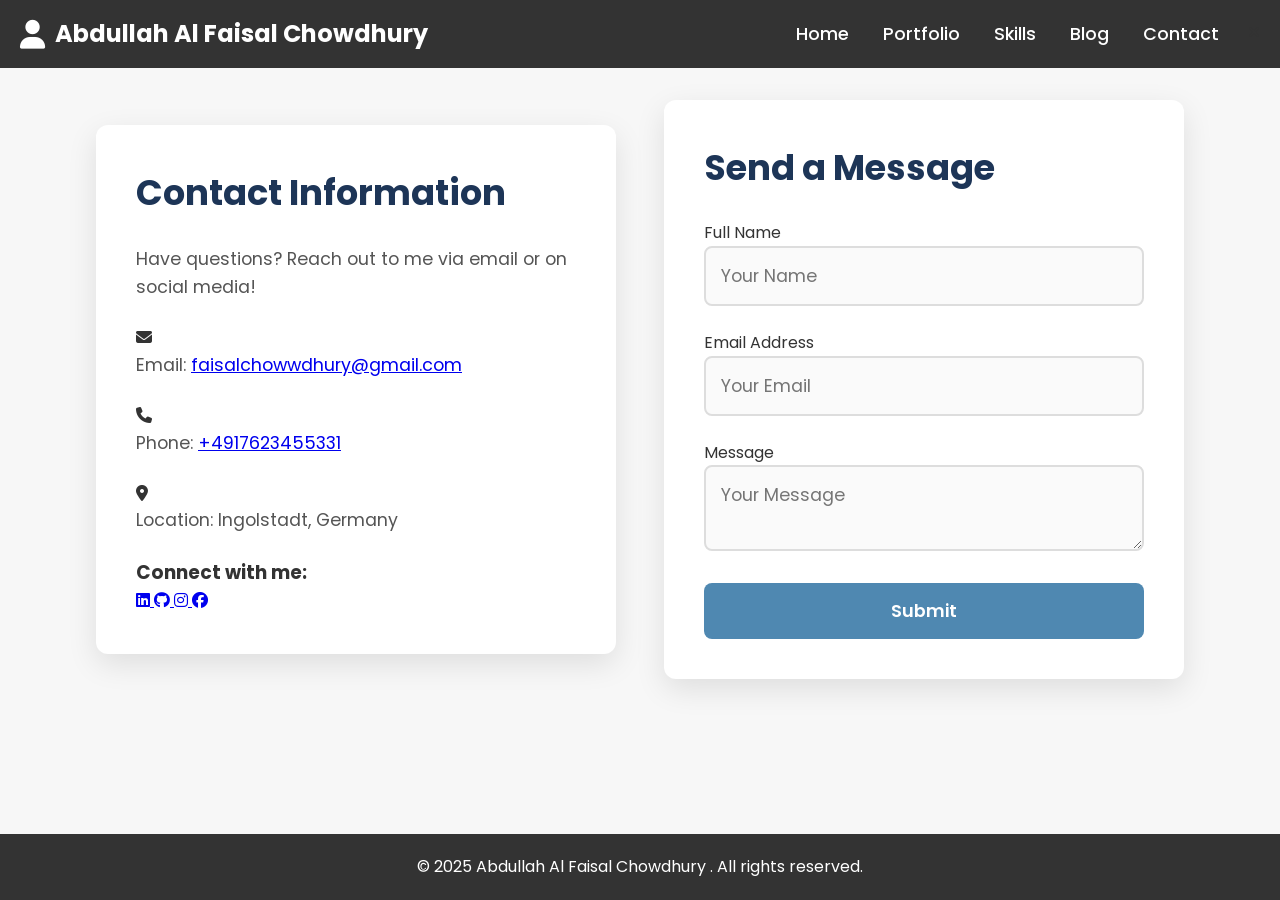
<file: contact.html>
<!DOCTYPE html>
<html lang="en">
<head>
    <meta charset="UTF-8">
    <meta http-equiv="X-UA-Compatible" content="IE=edge">
    <meta name="viewport" content="width=device-width, initial-scale=1.0">
    <title>Contact - Sakibul Hasan</title>
    <link rel="stylesheet" href="style.css">
    <link rel="stylesheet" href="https://cdnjs.cloudflare.com/ajax/libs/font-awesome/6.2.1/css/all.min.css">
    <link href="https://fonts.googleapis.com/css2?family=Roboto:wght@400;700&family=Poppins:wght@300;500;700&display=swap" rel="stylesheet">
</head>
<body>
    <header class="main-header">
        <div class="wrapper">
            <div class="logo">
                <i class="fa-solid fa-user"></i>
                <div class="logo-text">Abdullah Al Faisal Chowdhury</div>
            </div>
            <nav id="navbar">
                <ul class="navlinks">
                    <li><a href="index.html">Home</a></li>
                    <li><a href="portfolio.html">Portfolio</a></li>
                    <li><a href="skills.html">Skills</a></li>
                    <li><a href="blog.html">Blog</a></li>
                    <li><a href="contact.html">Contact</a></li>
                    <!-- Close Button (in small screens) -->
                    <div id="close" class="close-btn">
                        <i class="fa-solid fa-xmark"></i>
                    </div>
                </ul>
            </nav>

            <!-- Hamburger Icon -->
            <div id="hamburger" class="hamburger">
                <i class="fa-solid fa-bars"></i>
            </div>
        </div>
    </header>

    <main class="contact-main">
        <div class="contact-wrapper">
            <!-- Contact Info Section -->
            <section class="contact-info">
                <div class="info-header">
                    <h2>Contact Information</h2>
                    <p>Have questions? Reach out to me via email or on social media!</p>
                </div>
                <div class="info-details">
                    <div class="info-item">
                        <i class="fa-solid fa-envelope"></i>
                        <p>Email: <a href="mailto:sakibulhasaann@gmail.com">faisalchowwdhury@gmail.com</a></p>
                    </div>
                    <div class="info-item">
                        <i class="fa-solid fa-phone"></i>
                        <p>Phone: <a href="tel:+4915560481219">+4917623455331</a></p>
                    </div>
                    <div class="info-item">
                        <i class="fa-solid fa-location-dot"></i>
                        <p>Location: Ingolstadt, Germany</p>
                    </div>
                </div>
    
                <!-- Social Media Links -->
                <div class="social-links">
                    <h3>Connect with me:</h3>
                    <div class="social-icons">
                        <a href="https://www.linkedin.com/in/sakibulhasan" target="_blank" class="social-icon linkedin">
                            <i class="fa-brands fa-linkedin"></i>
                        </a>
                        <a href="https://github.com/sakibulhasan" target="_blank" class="social-icon github">
                            <i class="fa-brands fa-github"></i>
                        </a>
                        <a href="https://www.instagram.com/sakibulhasan/" target="_blank" class="social-icon instagram">
                            <i class="fa-brands fa-instagram"></i>
                        </a>
                        <a href="https://www.facebook.com/sakibulhasan" target="_blank" class="social-icon facebook">
                            <i class="fa-brands fa-facebook"></i>
                        </a>
                    </div>
                </div>
            </section>
    
            <!-- Contact Form Section -->
            <section class="contact-form">
                <h2>Send a Message</h2>
                <form action="https://formspree.io/f/xvgzeknr" method="POST" onsubmit="submitForm(event)">
                    <div class="form-group">
                        <label for="name">Full Name</label>
                        <input type="text" id="name" name="name" required placeholder="Your Name">
                    </div>
                    <div class="form-group">
                        <label for="email">Email Address</label>
                        <input type="email" id="email" name="email" required placeholder="Your Email">
                    </div>
                    <div class="form-group">
                        <label for="message">Message</label>
                        <textarea id="message" name="message" required placeholder="Your Message"></textarea>
                    </div>
                    <button type="submit" class="submit-btn">Submit</button>
                </form>
            </section>
        </div>
    </main>
    
    
    

    <footer>
        <p>&copy; 2025 Abdullah Al Faisal Chowdhury . All rights reserved.</p>
    </footer>

    <script>
        function submitForm(event) {
            event.preventDefault(); // Prevent default form submission
    
            // Get form data
            const form = event.target;
            const formData = new FormData(form);
    
            // Send form data using fetch API
            fetch(form.action, {
                method: form.method,
                body: formData,
                headers: { 'Accept': 'application/json' }
            })
            .then(response => response.json())
            .then(data => {
                if (data.ok) {
                    alert("Message sent successfully!");
                    form.reset(); // Clear form fields
                } else {
                    alert("Error sending message.");
                }
            })
            .catch(error => alert("Error: " + error));
        }

        const navLinks = document.querySelector('.navlinks');
        const hamburger = document.querySelector('.hamburger');
        const closeBtn = document.querySelector('.close-btn');

    hamburger.addEventListener('click', () => {
    navLinks.classList.add('active');
    document.body.classList.add('nav-open'); // Add class to body
        });

    closeBtn.addEventListener('click', () => {
    navLinks.classList.remove('active');
    document.body.classList.remove('nav-open'); // Remove class from body
        });

    </script>
    
</body>
</html>
</file>
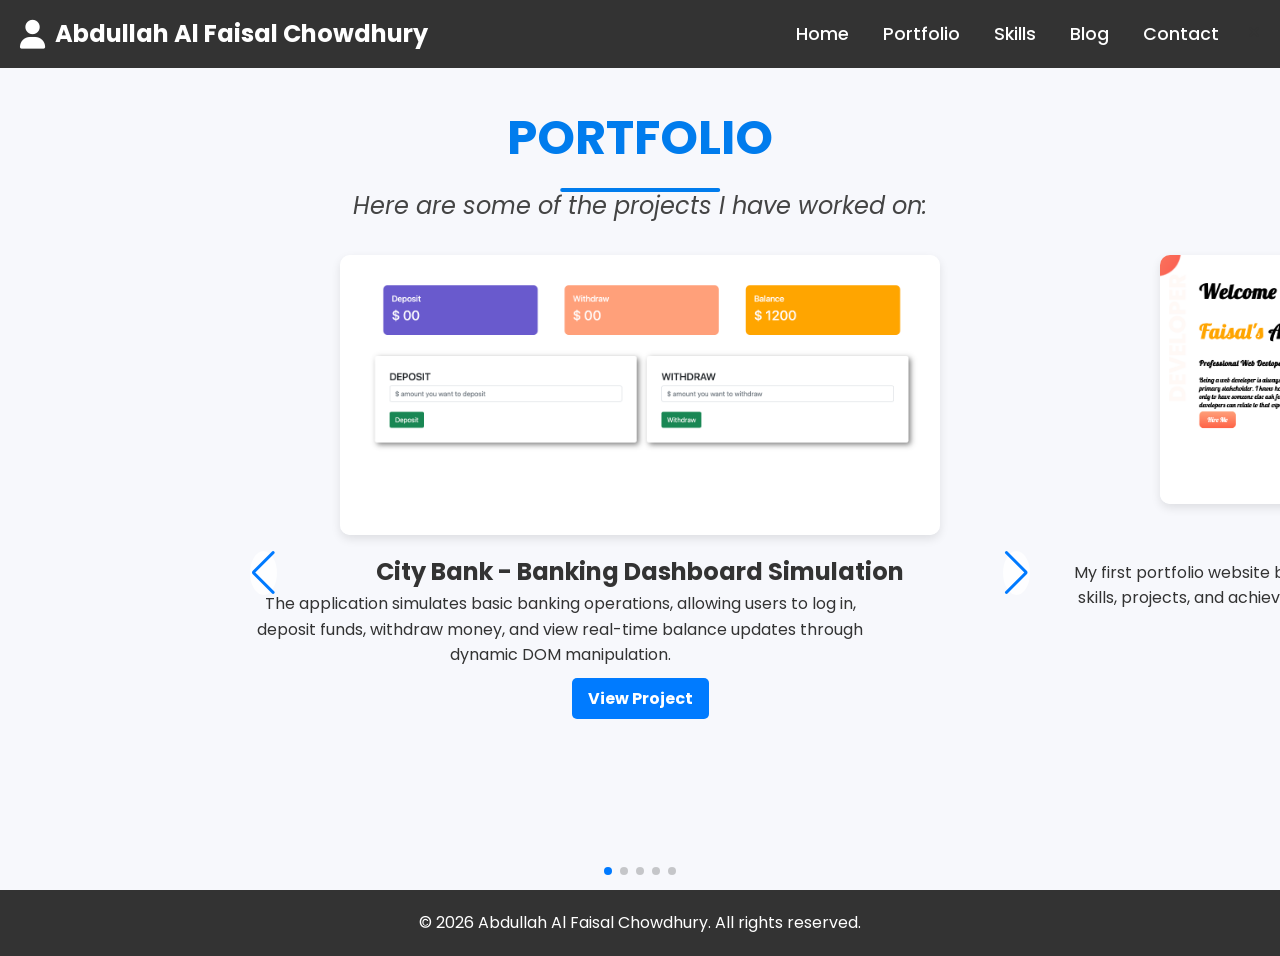
<file: portfolio.html>
<!DOCTYPE html>
<html lang="en">
<head>
    <meta charset="UTF-8">
    <meta http-equiv="X-UA-Compatible" content="IE=edge">
    <meta name="viewport" content="width=device-width, initial-scale=1.0">
    <title>Abdullah Al Faisal Chowdhury - Portfolio</title>
    <link rel="stylesheet" href="style.css">
    <link rel="stylesheet" href="https://cdnjs.cloudflare.com/ajax/libs/font-awesome/6.2.1/css/all.min.css">
    <link href="https://fonts.googleapis.com/css2?family=Roboto:wght@400;700&family=Poppins:wght@300;500;700&display=swap" rel="stylesheet">
    <link rel="stylesheet" href="https://cdn.jsdelivr.net/npm/swiper@11/swiper-bundle.min.css">

</head>
<body>
    <header class="main-header">
        <div class="wrapper">
            <div class="logo">
                <i class="fa-solid fa-user"></i>
                <div class="logo-text">Abdullah Al Faisal Chowdhury</div>
            </div>
            <nav id="navbar">
                <ul class="navlinks">
                    <li><a href="index.html">Home</a></li>
                    <li><a href="portfolio.html">Portfolio</a></li>
                    <li><a href="skills.html">Skills</a></li>
                    <li><a href="blog.html">Blog</a></li>
                    <li><a href="contact.html">Contact</a></li>
                    <!-- Close Button (in small screens) -->
                    <div id="close" class="close-btn">
                        <i class="fa-solid fa-xmark"></i>
                    </div>
                </ul>
            </nav>

            <!-- Hamburger Icon -->
            <div id="hamburger" class="hamburger">
                <i class="fa-solid fa-bars"></i>
            </div>
        </div>
    </header>
    

    <main>
        <div class="portfolio-wrapper">
            <h2 class="portfolio-title">Portfolio</h2>
            <p class="portfolio-subtitle">Here are some of the projects I have worked on:</p>
    
            <div class="swiper-container">
                <div class="swiper-wrapper">
                    <div class="swiper-slide">
                        <img src="images/port-1.png" alt="Project 1">
                        <h3>City Bank - Banking Dashboard Simulation </h3>
                        <p>The application simulates basic banking operations, allowing users to log in, deposit funds, withdraw money, and view real-time balance updates through dynamic DOM manipulation.</p>
                        <a href="project_details.html?title=Project%201&live=https://faisalchowdhury777.github.io/City-Bank/&github=https://github.com/FaisalChowdhury777/City-Bank" class="btn">
                            View Project
                        </a>
                    </div>
            
                    <div class="swiper-slide">
                        <img src="images/port-2.png" alt="Project 2">
                        <h3>My First Portfolio Website </h3>
                        <p>My first portfolio website built with HTML, CSS, and JavaScript to showcase my skills, projects, and achievements while improving my frontend development skills.</p>
                        <a href="project_details.html?title=Project%202&live= https://faisalchowdhury777.github.io/web-portfolio/&github=https://github.com/FaisalChowdhury777/web-portfolio" class="btn">View Project</a>

                    </div>
            
                    <div class="swiper-slide">
                        <img src="images/port-3.png" alt="Project 3">
                        <h3>Nike React Infinity Run 2 – Shoe Store Website</h3>
                        <p>A responsive e-commerce landing page designed for a Nike shoe store using HTML, CSS, and Bootstrap. The website features product sections, shoe cards, pricing, and a clean modern layout to showcase casual and formal footwear collections.</p>
                        <a href="" class="btn">View Project</a>
                    </div>
                    <div class="swiper-slide">
                        <img src="images/port-4.png" alt="Project 3">
                        <h3>E-commerce Product Showcase Website</h3>
                        <p>A Python app that helps you manage screen time and take regular breaks for better productivity and health, featuring a tkinter interface and sound alerts with pygame.</p>
                        <a href="#" class="btn">View Project</a>
                    </div>
                    <div class="swiper-slide">
                        <img src="images/port-5.png" alt="Project 3">
                        <h3>E-Commerce Store</h3>
                        <p>A dynamic e-commerce website built using JavaScript and HTML, 
                            featuring product listings, a shopping cart, and service worker integration for offline functionality and improved performance.</p>
                        <a href="#" class="btn">View Project</a>
                    </div>
                    
                </div>
            
                <!-- Navigation Buttons -->
                <div class="swiper-button-next"></div>
                <div class="swiper-button-prev"></div>
                <br><br><br><br>
                <!-- Pagination -->
                <div class="swiper-pagination"></div>
            </div>
            
        </div>
    </main>
    
    

    <footer>
        <p>&copy; 2026 Abdullah Al Faisal Chowdhury. All rights reserved.</p>
    </footer>

<script src="https://cdn.jsdelivr.net/npm/swiper@11/swiper-bundle.min.js"></script>
<script>
    var swiper = new Swiper(".swiper-container", {
        slidesPerView: 1,  // Show 1 slide at a time
        spaceBetween: 20, 
        loop: true,
        navigation: {
            nextEl: ".swiper-button-next",
            prevEl: ".swiper-button-prev",
        },
        pagination: {
            el: ".swiper-pagination",
            clickable: true,
        },
        autoplay: {
            delay: 2000, // Auto-slide every 3 seconds
            disableOnInteraction: false,
        },
    });


    const navLinks = document.querySelector('.navlinks');
        const hamburger = document.querySelector('.hamburger');
        const closeBtn = document.querySelector('.close-btn');

    hamburger.addEventListener('click', () => {
    navLinks.classList.add('active');
    document.body.classList.add('nav-open'); // Add class to body
        });

    closeBtn.addEventListener('click', () => {
    navLinks.classList.remove('active');
    document.body.classList.remove('nav-open'); // Remove class from body
        });
        
</script>

</body>
</html>
</file>
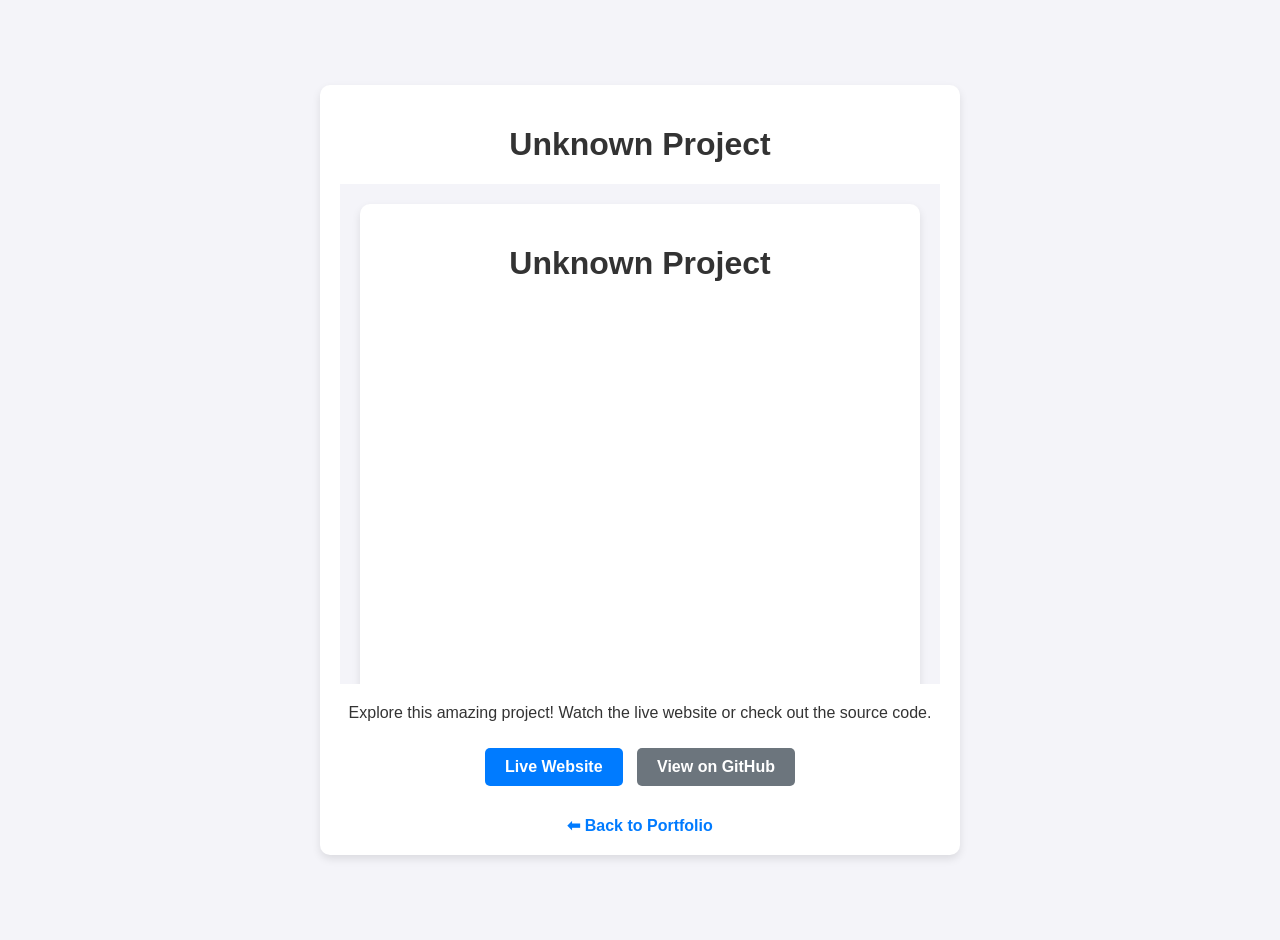
<file: project_details.html>
<!DOCTYPE html>
<html lang="en">
<head>
    <meta charset="UTF-8">
    <meta name="viewport" content="width=device-width, initial-scale=1.0">
    <title>Project Details</title>
    <style>
        /* General Styles */
        body {
            font-family: 'Arial', sans-serif;
            background-color: #f4f4f9;
            color: #333;
            margin: 0;
            padding: 20px;
            display: flex;
            justify-content: center;
            align-items: center;
            min-height: 100vh;
        }

        h1, p {
            text-align: center;
        }

        a {
            text-decoration: none;
        }

        /* Container */
        .project-container {
            background: #fff;
            box-shadow: 0 4px 8px rgba(0, 0, 0, 0.1);
            border-radius: 10px;
            padding: 20px;
            max-width: 600px;
            width: 100%;
            text-align: center;
            transition: transform 0.3s;
        }

        .project-container:hover {
            transform: translateY(-5px);
        }

        /* Video */
        .video-container {
            margin: 20px 0;
            border-radius: 10px;
            overflow: hidden;
        }

        #project-video {
            width: 100%;
            border-radius: 10px;
            box-shadow: 0 4px 6px rgba(0, 0, 0, 0.1);
        }

        /* Buttons */
        .btn {
            display: inline-block;
            padding: 10px 20px;
            border-radius: 5px;
            margin: 10px 5px;
            font-weight: bold;
            transition: background 0.3s;
            cursor: pointer;
        }

        .primary-btn {
            background: #007bff;
            color: white;
        }

        .primary-btn:hover {
            background: #0056b3;
        }

        .secondary-btn {
            background: #6c757d;
            color: white;
        }

        .secondary-btn:hover {
            background: #565e64;
        }

        /* Back Button */
        .back-btn {
            display: block;
            margin-top: 20px;
            color: #007bff;
            font-weight: bold;
            transition: color 0.3s;
        }

        .back-btn:hover {
            color: #0056b3;
        }
    </style>
</head>


<body>
    <div class="project-container">
        <h1 id="project-title">Project Title</h1>
        
        <div class="website-container">
            <iframe id="live-website" width="100%" height="500" frameborder="0"></iframe>
        </div>
        
        <p id="project-description">Explore this amazing project! Watch the live website or check out the source code.</p>

        <div class="project-links">
            <a id="video-link" href="#" target="_blank" class="btn primary-btn"> Live Website</a>
            <a id="github-link" href="#" target="_blank" class="btn secondary-btn">View on GitHub</a>
        </div>

        <a href="portfolio.html" class="back-btn">⬅ Back to Portfolio</a>
    </div>

    <script>
        // Get URL parameters
const urlParams = new URLSearchParams(window.location.search);

const title = urlParams.get('title') || "Unknown Project";
const live = urlParams.get('live') || "#";
const github = urlParams.get('github') || "#";

// Update content
document.getElementById('project-title').textContent = decodeURIComponent(title);
document.getElementById('live-website').src = decodeURIComponent(live);
document.getElementById('video-link').href = decodeURIComponent(live);
document.getElementById('github-link').href = decodeURIComponent(github);


        const navLinks = document.querySelector('.navlinks');
        const hamburger = document.querySelector('.hamburger');
        const closeBtn = document.querySelector('.close-btn');

    hamburger.addEventListener('click', () => {
    navLinks.classList.add('active');
    document.body.classList.add('nav-open'); // Add class to body
        });

    closeBtn.addEventListener('click', () => {
    navLinks.classList.remove('active');
    document.body.classList.remove('nav-open'); // Remove class from body
        });

    

    </script>
</body>
</html>
</file>
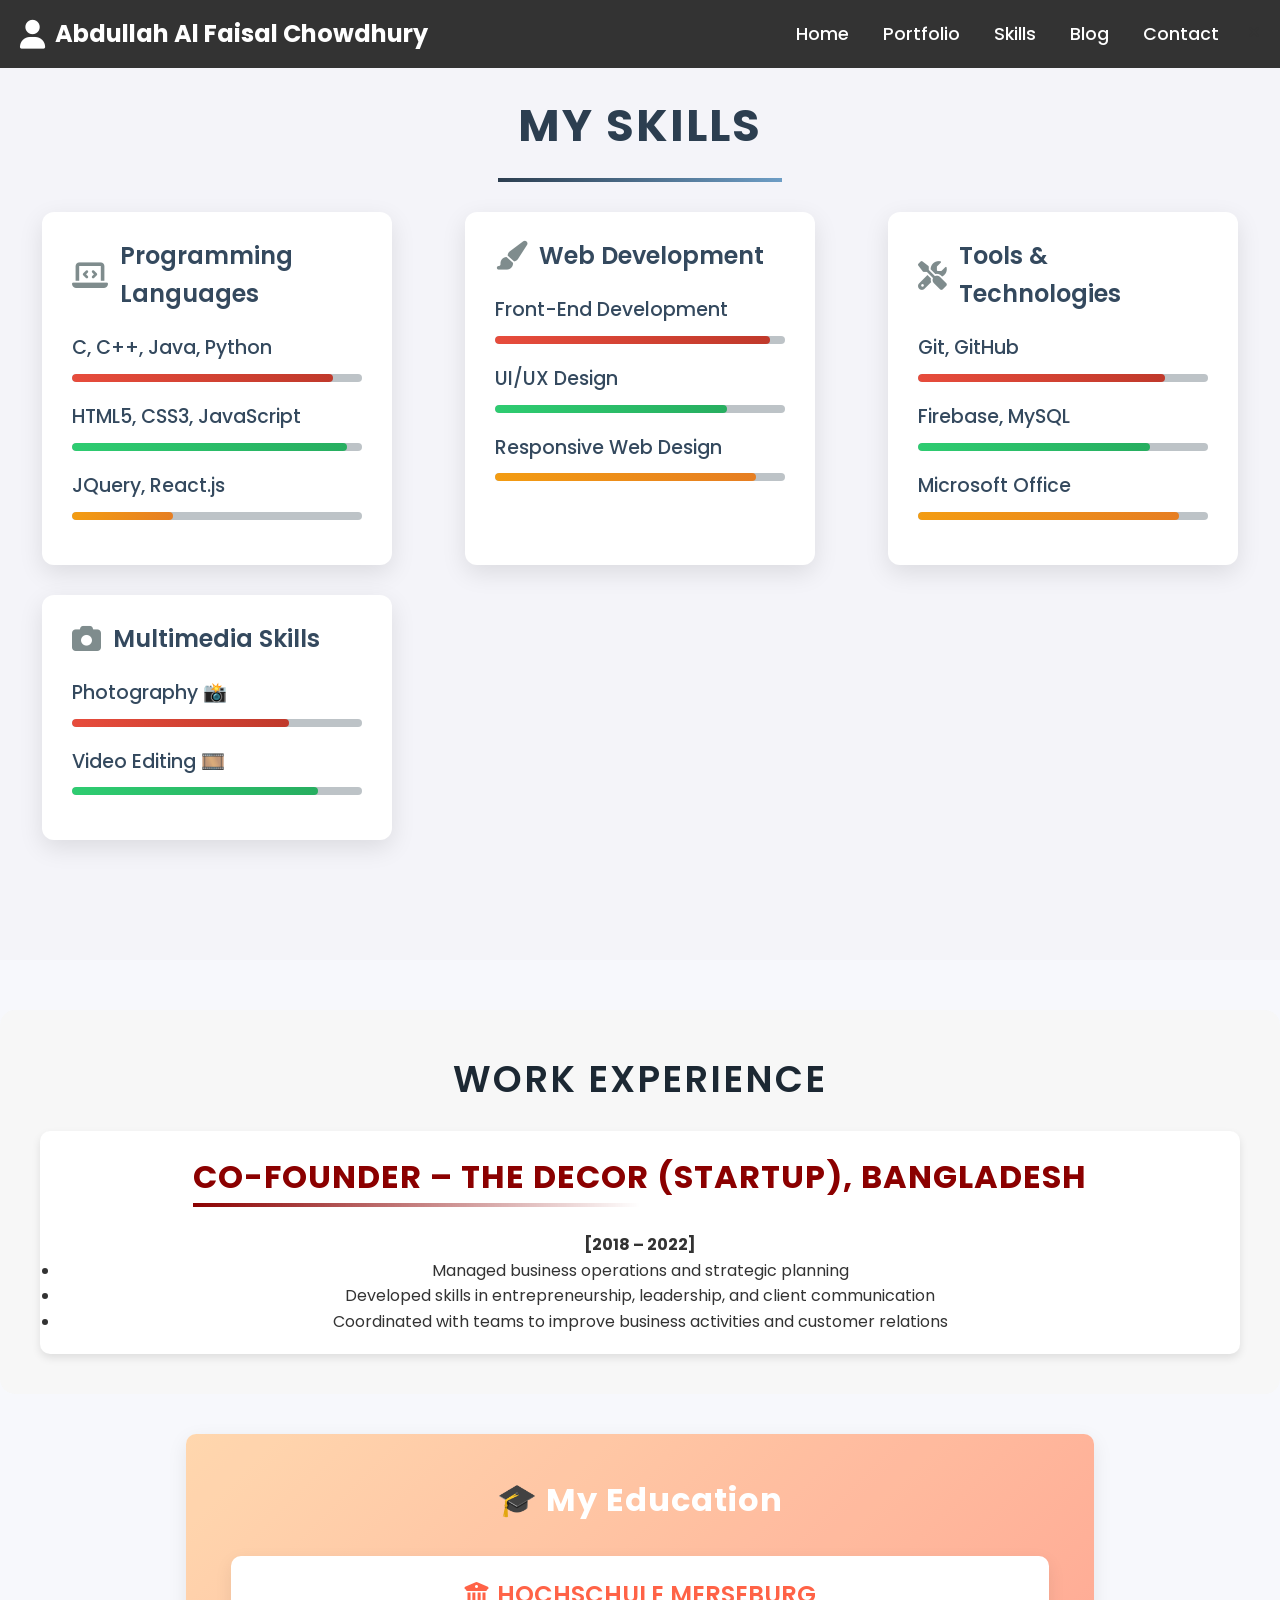
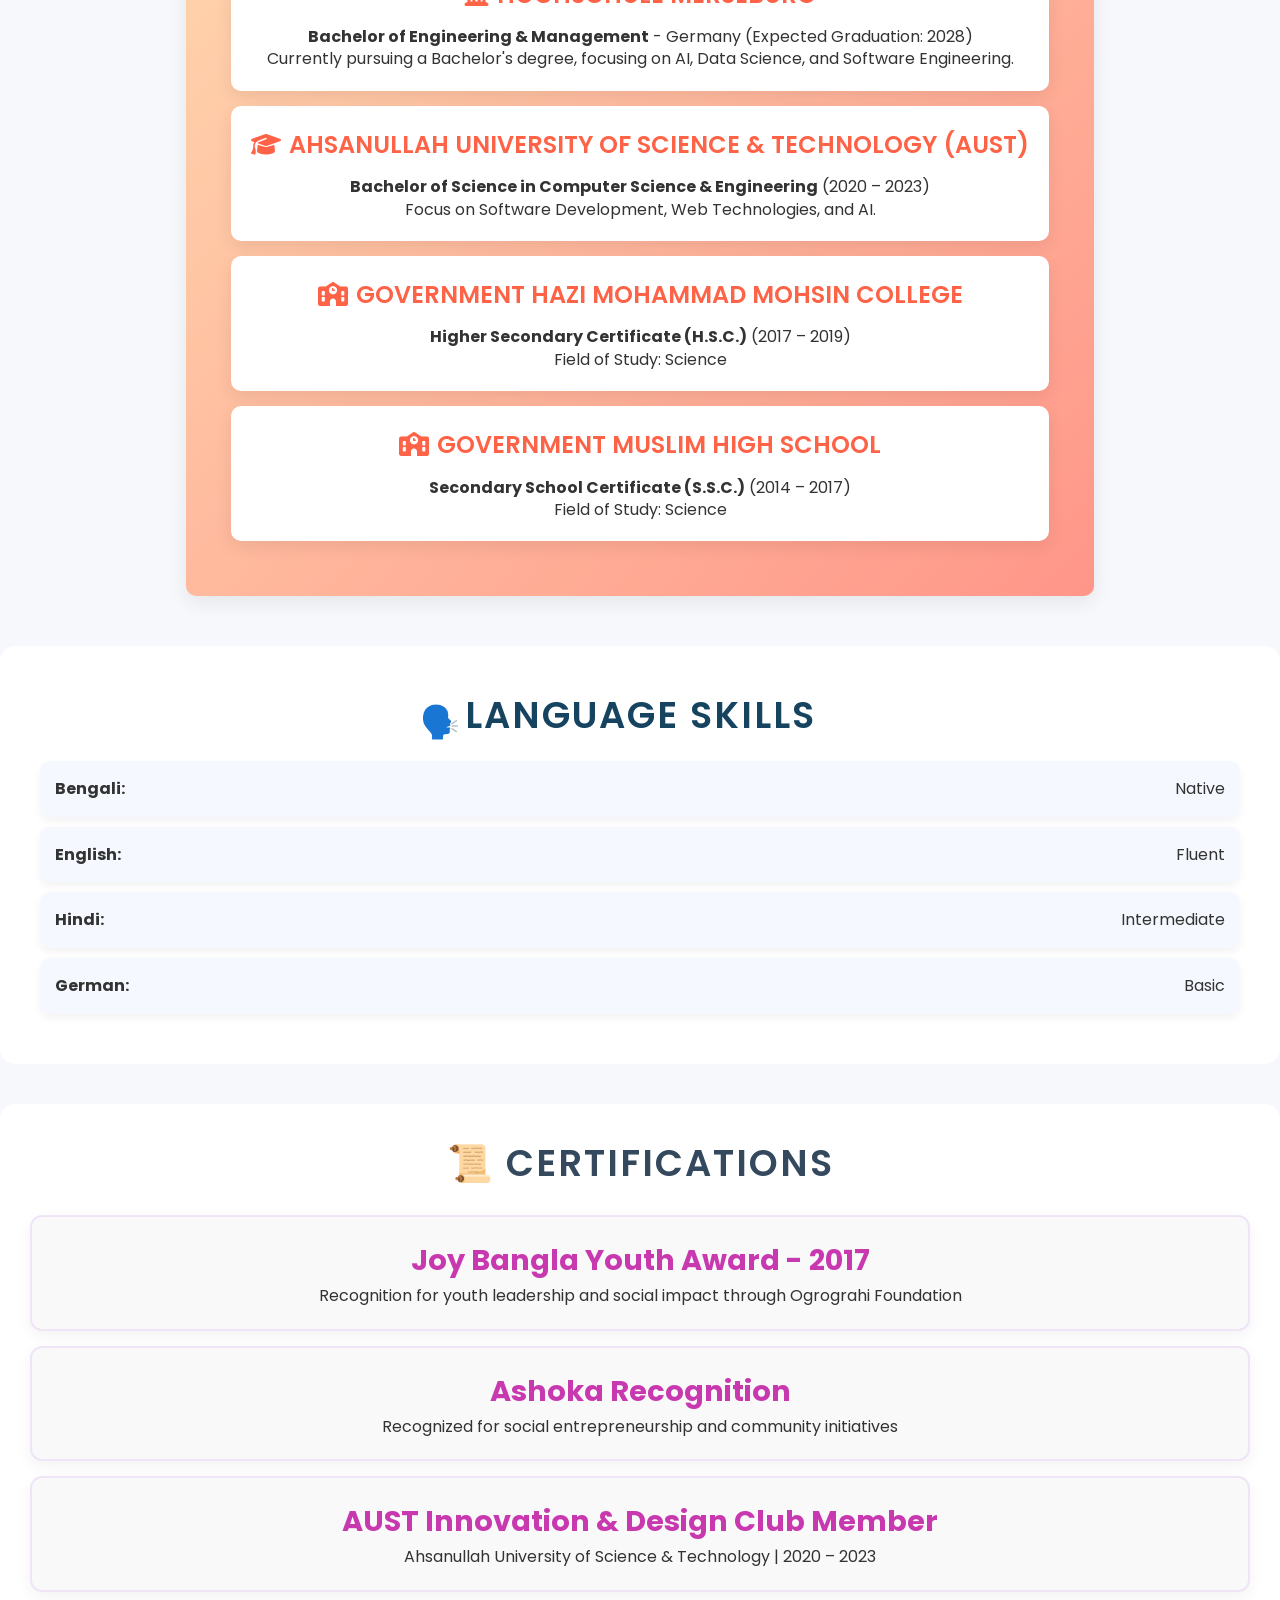
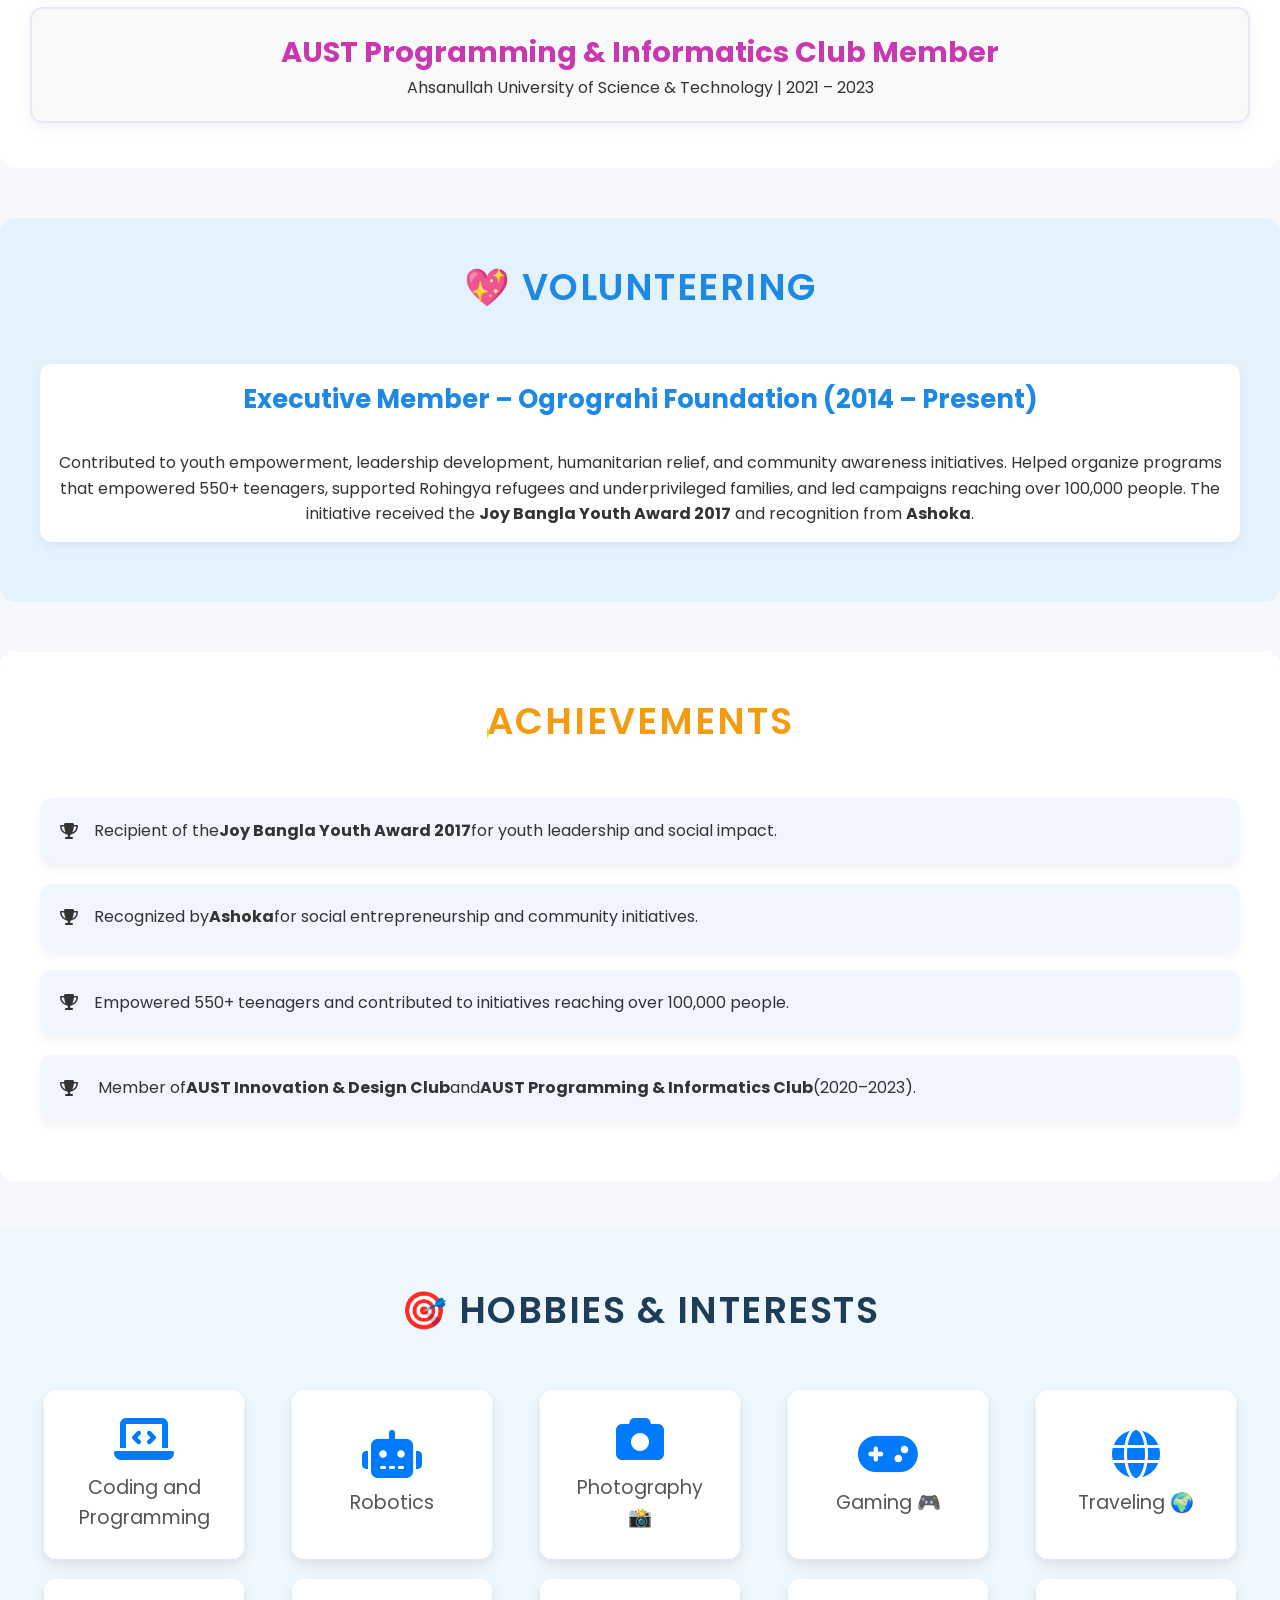
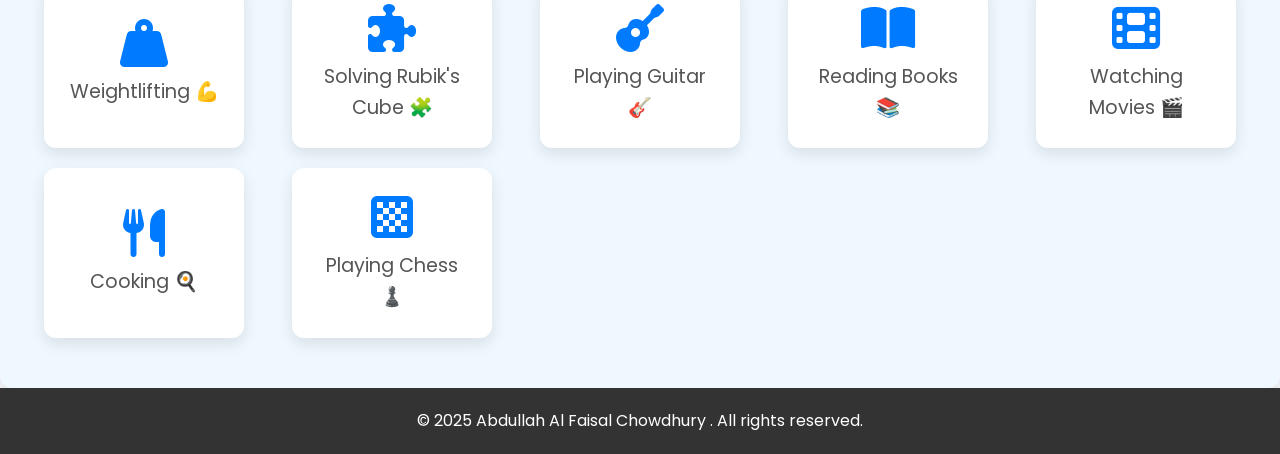
<file: skills.html>
<!DOCTYPE html>
<html lang="en">
<head>
    <meta charset="UTF-8">
    <meta http-equiv="X-UA-Compatible" content="IE=edge">
    <meta name="viewport" content="width=device-width, initial-scale=1.0">
    <title>Skills - Sakibul Hasan</title>
    <link rel="stylesheet" href="style.css">
    <link rel="stylesheet" href="https://cdnjs.cloudflare.com/ajax/libs/font-awesome/6.2.1/css/all.min.css">
    <link href="https://fonts.googleapis.com/css2?family=Roboto:wght@400;700&family=Poppins:wght@300;500;700&display=swap" rel="stylesheet">
</head>
<body>
    <header class="main-header">
        <div class="wrapper">
            <div class="logo">
                <i class="fa-solid fa-user"></i>
                <div class="logo-text">Abdullah Al Faisal Chowdhury</div>
            </div>
            <nav id="navbar">
                <ul class="navlinks">
                    <li><a href="index.html">Home</a></li>
                    <li><a href="portfolio.html">Portfolio</a></li>
                    <li><a href="skills.html">Skills</a></li>
                    <li><a href="blog.html">Blog</a></li>
                    <li><a href="contact.html">Contact</a></li>
                    <!-- Close Button (in small screens) -->
                    <div id="close" class="close-btn">
                        <i class="fa-solid fa-xmark"></i>
                    </div>
                </ul>
            </nav>

            <!-- Hamburger Icon -->
            <div id="hamburger" class="hamburger">
                <i class="fa-solid fa-bars"></i>
            </div>
        </div>
    </header>

    <section class="skills">
        <h2>My Skills</h2>
    
        <div class="skills-container">
            <!-- Programming Languages -->
            <div class="skill-category">
                <h3><i class="fas fa-laptop-code"></i> Programming Languages</h3>
                <div class="skill">
                    <span>C, C++, Java, Python</span>
                    <div class="progress"><div class="bar" style="width: 90%;"></div></div>
                </div>
                <div class="skill">
                    <span>HTML5, CSS3, JavaScript</span>
                    <div class="progress"><div class="bar" style="width: 95%;"></div></div>
                </div>
                <div class="skill">
                    <span>JQuery, React.js</span>
                    <div class="progress"><div class="bar" style="width: 35%;"></div></div>
                </div>
            </div>
    
            <!-- Web Development -->
            <div class="skill-category">
                <h3><i class="fas fa-paint-brush"></i> Web Development</h3>
                <div class="skill">
                    <span>Front-End Development</span>
                    <div class="progress"><div class="bar" style="width: 95%;"></div></div>
                </div>
                <div class="skill">
                    <span>UI/UX Design</span>
                    <div class="progress"><div class="bar" style="width: 80%;"></div></div>
                </div>
                <div class="skill">
                    <span>Responsive Web Design</span>
                    <div class="progress"><div class="bar" style="width: 90%;"></div></div>
                </div>
            </div>
    
            <!-- Tools & Technologies -->
            <div class="skill-category">
                <h3><i class="fas fa-tools"></i> Tools & Technologies</h3>
                <div class="skill">
                    <span>Git, GitHub</span>
                    <div class="progress"><div class="bar" style="width: 85%;"></div></div>
                </div>
                <div class="skill">
                    <span>Firebase, MySQL</span>
                    <div class="progress"><div class="bar" style="width: 80%;"></div></div>
                </div>
                <div class="skill">
                    <span>Microsoft Office</span>
                    <div class="progress"><div class="bar" style="width: 90%;"></div></div>
                </div>
            </div>
    
            <!-- Multimedia Skills -->
            <div class="skill-category">
                <h3><i class="fas fa-camera"></i> Multimedia Skills</h3>
                <div class="skill">
                    <span>Photography 📸</span>
                    <div class="progress"><div class="bar" style="width: 75%;"></div></div>
                </div>
                <div class="skill">
                    <span>Video Editing 🎞️</span>
                    <div class="progress"><div class="bar" style="width: 85%;"></div></div>
                </div>
            </div>
        </div>
    </section>
    
    <section class="work-experience">
        <h2>Work Experience</h2>
    
        <div class="timeline">
            <div class="timeline-item">
                <h3>Co-Founder – The Decor (Startup), Bangladesh</h3>
                <p><strong>[2018 – 2022]</strong></p>
    
                <ul>
                    <li>Managed business operations and strategic planning</li>
                    <li>Developed skills in entrepreneurship, leadership, and client communication</li>
                    <li>Coordinated with teams to improve business activities and customer relations</li>
                </ul>
            </div>
        </div>
    </section>
    

    <section class="education">
        <h3>🎓 My Education</h3>
    
        <!-- Education Item 1 -->
        <div class="edu-item">
            <h4><i class="fas fa-university"></i>Hochschule Merseburg</h4>
            <p><strong>Bachelor of Engineering & Management</strong> - Germany (Expected Graduation: 2028)</p>
            <p>Currently pursuing a Bachelor's degree, focusing on AI, Data Science, and Software Engineering.</p>
        </div>
    
        <!-- Education Item 2 -->
        <div class="edu-item">
            <h4><i class="fas fa-graduation-cap"></i>Ahsanullah University of Science & Technology (AUST)</h4>
            <p><strong>Bachelor of Science in Computer Science & Engineering</strong> (2020 – 2023)</p>
            <p>Focus on Software Development, Web Technologies, and AI.</p>
        </div>
    
        <!-- Education Item 3 -->
        <div class="edu-item">
            <h4><i class="fas fa-school"></i>Government Hazi Mohammad Mohsin College</h4>
            <p><strong>Higher Secondary Certificate (H.S.C.)</strong> (2017 – 2019)</p>
            <p>Field of Study: Science</p>
        </div>
    
        <!-- Education Item 4 -->
        <div class="edu-item">
            <h4><i class="fas fa-school"></i>Government Muslim High School</h4>
            <p><strong>Secondary School Certificate (S.S.C.)</strong> (2014 – 2017)</p>
            <p>Field of Study: Science</p>
        </div>
    </section>
    

    

    <section class="language-skills">
        <h2>Language Skills</h2>
        <ul>
            <li><strong>Bengali:</strong> Native</li>
            <li><strong>English:</strong> Fluent</li>
            <li><strong>Hindi:</strong> Intermediate</li>
            <li><strong>German:</strong> Basic</li>
        </ul>
    </section>

    <section class="certifications">
        <h2>📜 Certifications</h2>
    
        <div class="certificate">
            <h3>Joy Bangla Youth Award - 2017</h3>
            <p>Recognition for youth leadership and social impact through Ogrograhi Foundation</p>
        </div>
    
        <div class="certificate">
            <h3>Ashoka Recognition</h3>
            <p>Recognized for social entrepreneurship and community initiatives</p>
        </div>
    
        <div class="certificate">
            <h3>AUST Innovation & Design Club Member</h3>
            <p>Ahsanullah University of Science & Technology | 2020 – 2023</p>
        </div>
    
        <div class="certificate">
            <h3>AUST Programming & Informatics Club Member</h3>
            <p>Ahsanullah University of Science & Technology | 2021 – 2023</p>
        </div>
    </section>

    <section class="volunteering">
        <h2>💖 Volunteering</h2>
    
        <div class="volunteer-item">
            <h3>Executive Member – Ogrograhi Foundation (2014 – Present)</h3>
            <p>
                Contributed to youth empowerment, leadership development, humanitarian relief,
                and community awareness initiatives. Helped organize programs that empowered
                550+ teenagers, supported Rohingya refugees and underprivileged families, and
                led campaigns reaching over 100,000 people. The initiative received the
                <strong>Joy Bangla Youth Award 2017</strong> and recognition from
                <strong>Ashoka</strong>.
            </p>
        </div>
    </section>
    
    <section class="achievements">
        <h2>Achievements</h2>
    
        <div class="achievement-item">
            <i class="fas fa-trophy"></i> &nbsp;&nbsp;&nbsp;&nbsp;Recipient of the <strong>Joy Bangla Youth Award 2017</strong> for youth leadership and social impact.
        </div>
    
        <div class="achievement-item">
            <i class="fas fa-trophy"></i> &nbsp;&nbsp;&nbsp;&nbsp;Recognized by <strong>Ashoka</strong> for social entrepreneurship and community initiatives.
        </div>
    
        <div class="achievement-item">
            <i class="fas fa-trophy"></i> &nbsp;&nbsp;&nbsp;&nbsp;Empowered 550+ teenagers and contributed to initiatives reaching over 100,000 people.
        </div>
    
        <div class="achievement-item">
            <i class="fas fa-trophy"></i>&nbsp;&nbsp;&nbsp;&nbsp; Member of <strong>AUST Innovation & Design Club</strong> and <strong>AUST Programming & Informatics Club</strong> (2020–2023).
        </div>
    </section>

    <section class="hobbies">
        <h3>🎯 Hobbies & Interests</h3>
    
        <div class="hobby-list">
            <div class="hobby-item">
                <i class="fas fa-laptop-code"></i>
                <p>Coding and Programming</p>
            </div>
    
            <div class="hobby-item">
                <i class="fas fa-robot"></i>
                <p>Robotics</p>
            </div>
    
            <div class="hobby-item">
                <i class="fas fa-camera"></i>
                <p>Photography 📸</p>
            </div>
    
            <div class="hobby-item">
                <i class="fas fa-gamepad"></i>
                <p>Gaming 🎮</p>
            </div>
    
            <div class="hobby-item">
                <i class="fas fa-globe"></i>
                <p>Traveling 🌍</p>
            </div>
    
            <div class="hobby-item">
                <i class="fas fa-weight-hanging"></i>
                <p>Weightlifting 💪</p>
            </div>
    
            <div class="hobby-item">
                <i class="fas fa-puzzle-piece"></i>
                <p>Solving Rubik's Cube 🧩</p>
            </div>
    
            <div class="hobby-item">
                <i class="fas fa-guitar"></i>
                <p>Playing Guitar 🎸</p>
            </div>
    
            <div class="hobby-item">
                <i class="fas fa-book-open"></i>
                <p>Reading Books 📚</p>
            </div>
    
            <!-- New Hobbies Added -->
            <div class="hobby-item">
                <i class="fas fa-film"></i>
                <p>Watching Movies 🎬</p>
            </div>
    
            <div class="hobby-item">
                <i class="fas fa-utensils"></i>
                <p>Cooking 🍳</p>
            </div>
    
            <div class="hobby-item">
                <i class="fas fa-chess-board"></i>
                <p>Playing Chess ♟️</p>
            </div>
        </div>
    </section>
    
    
    
   
    <footer>
        <p>&copy; 2025 Abdullah Al Faisal Chowdhury . All rights reserved.</p>
    </footer>

    
    <script>
        const navLinks = document.querySelector('.navlinks');
        const hamburger = document.querySelector('.hamburger');
        const closeBtn = document.querySelector('.close-btn');

    hamburger.addEventListener('click', () => {
    navLinks.classList.add('active');
    document.body.classList.add('nav-open'); // Add class to body
        });

    closeBtn.addEventListener('click', () => {
    navLinks.classList.remove('active');
    document.body.classList.remove('nav-open'); // Remove class from body
        });

        
    </script>

</body>
</html>
</file>
<file: style.css>
/* General Styles */
* {
    box-sizing: border-box;
    margin: 0;
    padding: 0;
    font-family: 'Poppins', sans-serif;
}
body {
    background-color: #f7f8fc;
    color: #333;
    line-height: 1.6;
    overflow-x: hidden; /* Prevent horizontal scrolling */
    min-height: 100vh;   /* Ensure body fills at least the viewport height */
    display: flex;
    flex-direction: column; /* Align elements vertically */
    
}
html {
    overflow-x: hidden; 
}

/* Ensure body takes full height and pushes footer to bottom */
main {
    flex: 1;
}

/* Footer Section */
footer {
    background-color: #333;
    color: white;
    text-align: center;
    padding: 20px;
    width: 100%;
}

/* Header Section */
.main-header {
    background-color: #333; /* Dark background */
    padding: 15px 0;
    position: fixed; /* Keeps it fixed at the top */
    width: 100%;
    top: 0;
    left: 0;
    z-index: 100;
    display: flex; /* Ensures flex layout for horizontal arrangement */
    justify-content: space-between; /* Puts logo on the left and nav on the right */
    align-items: center;
}

/* Wrapper to contain the header content */
.wrapper {
    width: 100%; /* Removes any extra margins */
    display: flex;
    justify-content: space-between; /* Aligns logo left & nav right */
    align-items: center;
    padding: 0 20px; /* Keeps some space between content and screen edges */
}

/* Logo & Name */
.logo {
    display: flex;
    align-items: center;
    color: white;
    font-size: 1.5rem;
    font-weight: bold;
    justify-content: flex-start; /* Aligns logo to the left */
    flex: 1; /* Ensures it takes the left side space */
    padding-left: 0;
}

.logo i {
    font-size: 1.8rem;
    margin-right: 10px;
}

.hamburger {
    display: none;
    font-size: 24px;
    color: white;
    cursor: pointer;
}

/* Navigation */
.navlinks {
    list-style: none;
    display: flex;
    gap: 1.5rem;
    margin: 0;
    padding: 0;
    justify-content: flex-end; /* Aligns nav items to the right */
    flex: 2; /* Ensures the nav links take the right side space */
    padding-right: 0; /* Removes padding */
}
.navlinks.active {
    right: 0;
}

/* Navigation Links */
.navlinks li a {
    color: white;
    text-decoration: none;
    font-weight: 500;
    font-size: 1.1rem;
    transition: color 0.3s ease-in-out;
    padding: 5px;
}

.navlinks li a:hover {
    color: #00c6ff;
}

@media (max-width: 768px) {
    .navlinks {
        position: fixed;
        top: 0;
        bottom: 0; /* Ensure it stretches to the full height */
        right: -100%; /* Start hidden offscreen */
        width: 180px;
        background-color: rgba(0, 0, 0, 0.95); /* Slightly darker for better visibility */
        display: flex;
        flex-direction: column;
        align-items: flex-start; /* Align links to the left */
        justify-content: flex-start; /* Align content at the top */
        padding: 60px 20px;
        transition: right 0.3s ease;
        z-index: 1200; /* Ensure it's on top of other elements */
    }

    .navlinks.active {
        right: 0;
    }

    .hamburger {
        display: block;
    }

    .close-btn {
        position: absolute;
        top: 20px;
        right: 20px;
        font-size: 30px;
        color: white;
        cursor: pointer;
        z-index: 1300;
    }
}

.main-content{
    background: linear-gradient(135deg, #1f1f1f, #007ced);  /* Gradient background */
    padding: 120px 20px 60px 20px; /* Extra padding for spacing */
    color: #fff;
}
.main-content h2 {
    font-size: 2rem;
    font-weight: 700;
    text-transform: uppercase;
    letter-spacing: 1.5px;
    text-align: center;
    color: #ffffff;
    background: linear-gradient(90deg, #007bff, #00c6ff);
    display: flex;
    justify-content: center;
    align-items: center;
    width: fit-content;
    margin: 20px auto;
    padding: 10px 20px;
    border-radius: 8px;
    box-shadow: 0 4px 10px rgba(0, 123, 255, 0.3);
    transition: transform 0.2s ease-in-out, box-shadow 0.3s ease-in-out;
    cursor: pointer; /* Makes it clear that it's clickable */
    text-decoration: none; /* Remove underline */
}

.main-content a {
    text-decoration: none; /* Ensures no default underline */
}

.main-content h2:hover {
    transform: translateY(-3px);
    box-shadow: 0 8px 20px rgba(0, 123, 255, 0.4);
}

/* About Me Section */
.about-header {
    background: linear-gradient(135deg, #1f1f1f, #007ced);  /* Gradient background */
    padding: 120px 20px 60px 20px; /* Extra padding for spacing */
    color: #fff;
    animation: fadeIn 2s ease-in-out; /* Fade-in animation for the whole about section */
    position: relative;
    display: flex;
    justify-content: center; /* Horizontally center content */
    align-items: center; /* Vertically center content */
    height: 100vh; /* Full viewport height */
    overflow: hidden;
    flex-direction: column; 
    text-align: center; /* Center the text */
}

/* About Me Image Styling */
.about-pic {
    width: 320px;
    height: 320px;
    border-radius: 50%;
    overflow: hidden;
    border: 8px solid #fff;
    box-shadow: 0 10px 20px rgba(0, 0, 0, 0.2);
    transition: transform 0.5s ease, box-shadow 0.5s ease;
    animation: bounceIn 2s ease-in-out;
    margin-bottom: 20px;
    opacity: 1;  /* Ensure no unwanted opacity */
}
@media (max-width: 600px) {
    .about-pic {
        width: 200px; /* Adjust the image size for small screens */
        height: 200px; /* Maintain aspect ratio */
        max-width: 250px; /* Prevent the image from getting too large */
        max-height: 250px; /* Prevent height from growing too large */
        margin: 0 auto; /* Center the image horizontally */
    }
}

/* About Me Image inside .about-pic */
.about-pic img {
    width: 100%;
    height: 100%;
    object-fit: cover;
}

/* Hover effect for the image */
.about-pic:hover {
    transform: scale(1.05);
    box-shadow: 0 15px 30px rgba(0, 0, 0, 0.3); /* Enhanced shadow on hover */
}

/* About Me Text Styling */
.about-text {
    max-width: 600px; /* Limit the width of the text */
    margin: 2rem auto; /* Center the text horizontally */
    animation: fadeInText 1.5s ease-in-out; /* Fade-in effect for the text */
}

.about-text .dynamic-text {
    color: #00c6ff;
    font-size: 1.3rem;
    font-weight: bold;
}

/* Buttons Styling */
.btn-group {
    display: flex;
    justify-content: center;
    gap: 1rem; /* Add space between buttons */
    margin-top: 2rem;
}

.btn-group .btn {
    padding: 10px 20px;
    background: #fff;
    color: #007ced;
    border: 2px solid #007ced;
    border-radius: 30px;
    text-transform: uppercase;
    font-weight: bold;
    cursor: pointer;
    transition: all 0.3s ease;
    display: inline-block;
}

.btn-group .btn:hover {
    background: #007ced;
    color: white;
}





/* Social Icons Container */
.social-bar {
    position: fixed; /* Fixed position on the right */
    top: 50%; /* Center vertically */
    right: 20px; /* 20px from the right */
    transform: translateY(-50%); /* Center it vertically */
    z-index: 9999; /* Ensure the social icons are above everything */
    display: flex;
    flex-direction: column;
    align-items: center;
    pointer-events: auto; /* Make sure icons are clickable */
}

/* Social Media Icons Styling */
.social-bar a {
    font-size: 40px;         /* Bigger icon size */
    margin-bottom: 20px;     /* More space between icons */
    text-decoration: none;   /* Remove underline */
    transition: all 0.3s ease; /* Smooth hover effect */
}

/* Colors for each social platform */
.social-bar a.linkedin {color: #fff;}  
.social-bar a.github { color: #333;}  
.social-bar a.instagram { color: #e4405f;}  /* Instagram */
.social-bar a.twitter { color: #1da1f2;}    /* Twitter */
.social-bar a.facebook {color: #fff;}    

/* Hover Effect */
.social-bar a:hover {
    transform: scale(1.3);    /* Slightly enlarge icons */
    filter: brightness(1.3);  /* Make icons brighter on hover */
}

/* Adjust for Mobile Screens */
@media (max-width: 768px) {
    .social-bar {
        right: 10px; /* Keep icons away from screen edge */
        top: 60%; /* Lower icons for better visibility */
    }

    .social-bar a {
        font-size: 24px; /* Smaller icons for mobile */
        margin-bottom: 12px;
    }

    body.nav-open .social-bar {
        display: none;
    }
}

/* Animations */
@keyframes fadeIn {
    0% {
        opacity: 0;
        transform: translateY(30px);
    }
    100% {
        opacity: 1;
        transform: translateY(0);
    }
}

@keyframes fadeInText {
    0% {
        opacity: 0;
        transform: scale(0.8);
    }
    100% {
        opacity: 1;
        transform: scale(1);
    }
}

@keyframes bounceIn {
    0% {
        transform: scale(0);
    }
    50% {
        transform: scale(1.1);
    }
    100% {
        transform: scale(1);
    }
}





.vlog-section {
    text-align: center;
    padding: 60px 20px;
    background: #121212; /* Dark background for better contrast */
    color: #f0f0f0; /* Light text color */
    border-bottom: 3px solid #444; /* Soft bottom border */
    box-shadow: 0 8px 30px rgba(0, 0, 0, 0.6); /* Subtle shadow */
}

/* Vlog Title */
.vlog-title {
 
    font-weight: 800;
    letter-spacing: 1px;
    text-transform: uppercase;
    color: #9e8cfd; /* Elegant purple for title */
    text-shadow: 2px 2px 8px rgba(0, 0, 0, 0.4); /* Soft text shadow */
    font-size: clamp(1.5rem, 5vw, 2.8rem); /* Scales between 1.5rem and 2.8rem */
    text-align: center;
    margin-bottom: 15px;
}

/* Vlog Subtitle */
.vlog-subtitle {
    font-size: 1.3rem;
    color: #ceb4d6; /* Softer gray for subtitle */
    margin-bottom: 40px;
    font-style: italic;
}

/* Vlog Grid Layout */
.vlog-grid {
    display: grid;
    grid-template-columns: repeat(auto-fit, minmax(350px, 1fr));
    gap: 30px;
    padding: 30px;
    max-width: 1300px;
    margin: auto;

}

/* Vlog Card Styling */
/* Vlog Card Styling */
.vlog-card {
    position: relative;
    background : rgba(255, 255, 255, 0.08); /* Slightly off-white for card */
    background-color: #0c4cec3f;
    backdrop-filter: blur(8px); /* Subtle blur */
    border-radius: 12px;
    padding: 30px;
    display: flex;
    flex-direction: column; /* Stack content vertically */
    justify-content: space-between; /* Make space between content and button */
    height: 589px; /* Set a fixed height for consistency */
    text-align: center;
    transition: transform 0.3s ease, box-shadow 0.3s ease;
    overflow: hidden;
    cursor: pointer;
    box-shadow: 0 8px 24px rgba(0, 0, 0, 0.4); /* Subtle card shadow */
}

/* Align button at the bottom of the card */
.vlog-content {
    display: flex;
    flex-direction: column;
    justify-content: space-between; /* Space between description and button */
    flex-grow: 1; /* Allow content to fill the space */
}

/* Card Heading */
.vlog-content h3 {
    margin-bottom: 20px; /* Add margin to separate from text */
    font-size: 1.7rem;
    color: #b174ae;
    font-weight: 700;
    text-transform: capitalize;
    letter-spacing: 1px;
}

/* Card Paragraph */
.vlog-content p {
    font-size: 1.1rem;
    color: #ccc;
    margin-bottom: 20px;
    line-height: 1.6;
    font-style: italic;
}


.vlog-content .btn {
    align-self: center; 
    margin-top: auto; 
    padding: 12px 18px;
    background: #acaab7;
    color: white;
    border-radius: 30px;
    text-transform: uppercase;
    text-decoration: none;
    font-weight: bold;
    transition: background 0.3s ease, transform 0.2s ease-in-out;
    font-size: 1.1rem;
    
}


.vlog-content .btn {
    margin-top: auto;
    margin-top: 15px; 
    align-self: center; 
}


/* Hover Effect */
.vlog-card:hover {
    transform: translateY(-10px) scale(1.03);
    box-shadow: 0 12px 40px rgba(0, 198, 255, 0.4); 
    background: rgba(0, 198, 255, 0.05);
}

/* Glow Effect */
.vlog-card::before {
    content: "";
    position: absolute;
    inset: 0;
    border-radius: 12px;
    background: linear-gradient(135deg, rgba(0, 198, 255, 0.1), rgba(255, 255, 255, 0.05)); /* Soft glowing effect */
    opacity: 0;
    transition: opacity 0.3s ease;
}

.vlog-card:hover::before {
    opacity: 1;
}



.btn:hover {
    background: #45782a; /* Slightly darker shade on hover */
    transform: translateY(-5px); /* Button lift effect */
}


.vlog-section {
    animation: fadeInUp 1s ease-out;
}

@keyframes fadeInUp {
    0% {
        opacity: 0;
        transform: translateY(20px);
    }
    100% {
        opacity: 1;
        transform: translateY(0);
    }
}


@media (max-width: 1024px) {
    .vlog-title {
        font-size: 2.5rem;
    }
    .vlog-subtitle {
        font-size: 1.2rem;
    }
   
    .vlog-grid {
        grid-template-columns: repeat(1, 1fr);
        justify-content: center;
        
    }
}

@media (max-width: 768px) {
    .vlog-title {
        font-size: 1.8rem;
    }
    .vlog-subtitle {
        font-size: 1.1rem;
    }
    .vlog-grid {
        grid-template-columns: 1fr;
        gap: 20px;
        justify-content: center;
    }
    .vlog-card {
        height: auto;
        padding: 25px;
    }
    .vlog-content h3 {
        font-size: 1.5rem;
    }
    .vlog-content p {
        font-size: 1rem;
    }
    .vlog-content .btn {
        font-size: 1rem;
        padding: 10px 16px;
    }
}

@media (max-width: 480px) {
    
    .main-content .vlog-title{
        font-size: 1.2rem;
        line-height: 1.2;

    }
    .vlog-subtitle {
        font-size: 1rem;
    }
    .vlog-grid {
        grid-template-columns: repeat(auto-fit, minmax(260px, 1fr));
        gap: 15px;
        justify-content: center;
        display: flex;
        flex-wrap: wrap;
    }
    .vlog-card {
        padding: 20px;
        width: 100%;
        max-width: 280px;
    }
    .vlog-content h3 {
        font-size: 1.4rem;
    }
    .vlog-content p {
        font-size: 0.95rem;
    }
    .vlog-content .btn {
        font-size: 0.9rem;
        padding: 8px 14px;
    }
}




.mini-portfolio {
    text-align: center;
    padding: 50px 20px;
    background: #5137a076;
    color: #f8f8f8;
    border-radius: 20px; /* Soft rounded corners */
    box-shadow: 0 8px 20px rgba(0, 0, 0, 0.4); /* Subtle shadow */
    max-width: 1100px;
    margin: auto;
    transition: transform 0.3s ease, box-shadow 0.3s ease;
    margin-bottom: 50px;
    margin-top: 50px;
}


/* Add a hover effect for a slight pop-up */
.mini-portfolio:hover {
    transform: translateY(-5px);
    box-shadow: 0 10px 30px rgba(0, 0, 0, 0.5);
}

/* Make sure everything inside is well-spaced */
.mini-portfolio .mini-title {
    font-size: 1.8rem;
    font-weight: bold;
    color: #ffbf69; /* Eye-catching color */
    margin-bottom: 15px;
}

.mini-portfolio .mini-subtitle {
    font-size: 1.2rem;
    color: #ddd;
    margin-bottom: 30px;
    font-style: italic;
}


.mini-title {
    font-size: 2.5rem;
    font-weight: bold;
    color: #9e8cfd;
}

.mini-subtitle {
    font-size: 1.2rem;
    color: #aaa;
    margin-bottom: 30px;
}

.mini-grid {
    display: flex;
    justify-content: center;
    gap: 20px;
    flex-wrap: wrap;
    max-width: 1000px;
    margin: auto;
}

.mini-card {
    background: rgba(255, 255, 255, 0.08);
    backdrop-filter: blur(6px);
    padding: 20px;
    border-radius: 12px;
    width: 280px;
    text-align: center;
    transition: transform 0.3s ease;
}

.mini-card img {
    width: 100%;
    border-radius: 10px;
}

.mini-card h3 {
    font-size: 1.3rem;
    margin: 15px 0;
    color: #ff9b80;
}

.mini-card:hover {
    transform: translateY(-5px);
}

.mini-btn {
    display: inline-block;
    padding: 10px 18px;
    background: #7f6df2;
    color: white;
    border-radius: 8px;
    text-decoration: none;
    transition: background 0.3s;
}

.mini-btn:hover {
    background: #5a4bc8;
}

.mini-view-more {
    display: inline-block;
    margin-top: 25px;
    padding: 12px 22px;
    background: #00c6ff;
    color: white;
    border-radius: 10px;
    text-decoration: none;
    font-weight: bold;
    transition: background 0.3s ease, transform 0.2s ease;
}

.mini-view-more:hover {
    background: #0086b3;
    transform: translateY(-3px);
}


/* Responsive Design for Small Screens */
@media (max-width: 1024px) {
    .mini-portfolio {
        max-width: 90%;
        padding: 40px 15px;
        border-radius: 15px;
    }

    .mini-portfolio .mini-title {
        font-size: 1.2rem;
       
    }
    

    .mini-subtitle {
        font-size: 1rem;
    }

    .mini-grid {
        max-width: 100%;
        gap: 15px;
    }

    .mini-card {
        width: 100%;
        max-width: 280px;
    }
}

@media (max-width: 768px) {
    .mini-portfolio {
        padding: 30px 10px;
        border-radius: 12px;
    }

    .mini-title {
        font-size: 1.8rem;
    }

    .mini-subtitle {
        font-size: 1rem;
        margin-bottom: 20px;
    }

    .mini-card {
        width: 100%;
        max-width: 250px;
        padding: 15px;
    }
}

@media (max-width: 480px) {
    .mini-portfolio {
        padding: 25px 8px;
        border-radius: 10px;
    }

    .mini-title {
        font-size: 1.2rem;
    }

    .mini-subtitle {
        font-size: 0.9rem;
    }

    .mini-card {
        width: 100%;
        max-width: 230px;
        padding: 12px;
    }
}




.certificates {
    padding: 50px 20px;
    text-align: center;
}

.certificates h2 {
    font-size: 2.0rem;
    color: #333;
    margin-bottom: 20px;
}

.certificates p {
    font-size: 1.1rem;
    color: #ffffff;
    margin-bottom: 40px;
}

/* Background ONLY for the certificates container */
.certificate-gallery {
    display: flex;
    flex-wrap: wrap;
    justify-content: center;
    gap: 30px;
    max-width: 1200px;
    margin: 0 auto;
    background-color: rgba(0, 0, 0, 0.05); /* Light background */
    padding: 30px;
    border-radius: 12px; /* Rounded corners */
    box-shadow: 0 4px 10px rgba(0, 0, 0, 0.1); /* Soft shadow */
}

/* Styling for each individual certificate card */
.certificate-card {
    width: calc(33.333% - 20px); /* 3 cards per row */
    min-height: 650px;
    display: flex;
    flex-direction: column;
    align-items: center;
    text-align: center;
    padding: 20px;
    background: rgba(56, 43, 146, 0.311); /* White card background */
    border-radius: 12px;
    box-shadow: 0 4px 8px rgba(0, 0, 0, 0.1); /* Light shadow */
    border: 1px solid rgba(0, 0, 0, 0.1); /* Light border */
    transition: transform 0.3s ease, box-shadow 0.3s ease;
}

.certificate-card:hover {
    transform: translateY(-5px);
    box-shadow: 0 6px 12px rgba(0, 0, 0, 0.15);
}

.certificate-image {
    width: 90%;
    height: 350px;
    object-fit: contain;
    display: block;
    margin: 10px auto 15px auto;
}

.main content .certificate h2{
    font-size: 2.2rem;
}

.certificate-info h5 {
    color: #ccb5b5; 
}

.certificate-title {
    font-size: 1.3rem;
    font-weight: 600;
    color: #333;
    margin-bottom: 10px;
    text-transform: capitalize;
}

.certificate-description {
    font-size: 1rem;
    color: #777;
    margin-bottom: 15px;
    line-height: 1.5;
}

.certificate-info {
    display: flex;
    flex-direction: column;
    align-items: center;
    justify-content: space-between; /* Ensures spacing */
    flex-grow: 1; /* Makes sure all cards expand equally */
    height: 100%; /* Ensures equal height for all cards */
}

.certificate-btn {
    margin-top: auto; /* Pushes the button to the bottom */
    display: inline-block;
    background-color: #007BFF;
    color: #fff;
    padding: 10px 20px;
    font-size: 1rem;
    border-radius: 5px;
    text-decoration: none;
    transition: background-color 0.3s ease;
}


.certificate-btn:hover {
    background-color: #0056b3;
}

/* Responsive design */
@media (max-width: 1200px) {
    .certificate-card {
        width: calc(50% - 20px); /* 2 cards per row on medium screens */
    }
}

@media (max-width: 768px) {
    .certificate-card {
        width: calc(100% - 20px); /* 1 card per row on small screens */
    }
}

@media (max-width: 480px) {
    .certificates h2 {
        font-size: 1.5rem;
    }

    .certificates p {
        font-size: 0.95rem;
    }

    .certificate-gallery {
        gap: 10px;
    }

    .certificate-card {
        max-width: 280px;
        padding: 10px;
    }

    .certificate-image {
        max-width: 150px;
    }

    .certificate-title {
        font-size: 1rem;
    }

    .certificate-description {
        font-size: 0.8rem;
    }
}














/* Newsletter Section */
.newsletter {
    text-align: center;
    padding: 60px 20px;
    background: none; /* No harsh sections, seamless integration */
    color: #f5f5f5;
    max-width: 800px;
    margin: 50px auto 0 auto;
}

/* Title */
.newsletter-title {
    font-size: 2.5rem;
    font-weight: bold;
    text-transform: uppercase;
    color: #00c6ff;
    margin-bottom: 10px;
}

/* Subtitle */
.newsletter-text {
    font-size: 1.2rem;
    color: #cfcfcf;
    margin-bottom: 30px;
    line-height: 1.5;
}

/* Form */
.newsletter-form {
    display: flex;
    justify-content: center;
    align-items: center;
    gap: 10px;
    flex-wrap: wrap;
}

/* Input */
.newsletter-form input {
    padding: 14px 18px;
    font-size: 1rem;
    border-radius: 50px;
    border: 2px solid #00c6ff;
    background: rgba(255, 255, 255, 0.1);
    color: #fff;
    width: 60%;
    min-width: 250px;
    outline: none;
    transition: 0.3s;
}

.newsletter-form input:focus {
    border-color: #fff;
    box-shadow: 0 0 15px rgba(0, 198, 255, 0.5);


}

/* Button */
.newsletter-form button {
    padding: 14px 20px;
    font-size: 1rem;
    border-radius: 50px;
    border: none;
    background: #00c6ff;
    color: white;
    cursor: pointer;
    font-weight: bold;
    transition: all 0.3s ease;
}

.newsletter-form button:hover {
    background: #0096c7;
    transform: translateY(-3px);
}

/* Privacy Note */
.newsletter-note {
    font-size: 0.9rem;
    color: #aaa;
    margin-top: 15px;
    font-style: italic;
}
.subscribe-message {
    font-size: 1.2rem;
    margin-top: 20px;
    opacity: 0;
    transition: opacity 0.4s ease-in-out;
}
/* Responsive */
@media (max-width: 768px) {
    .newsletter-form {
        flex-direction: column;
        gap: 10px;
    }

    .newsletter-form input,
    .newsletter-form button {
        width: 100%;
    }
}

.subscribe-message {
    font-size: 1.2rem;
    margin-top: 20px;
    opacity: 0;
    transition: opacity 0.4s ease-in-out;
    text-align: center;
}



























/* === Portfolio Wrapper - Adds More Space from Header === */
.portfolio-wrapper {
    padding-top: 100px; /* Increased spacing from the header */
    text-align: center;
}

/* === Portfolio Title & Subtitle - Centered & Styled === */
.portfolio-title {
    font-size: 3rem;
    font-weight: bold;
    color: #007ced; /* Changed color */
    text-transform: uppercase;
    position: relative;
    display: inline-block;
    padding-bottom: 10px;
    animation: fadeInDown 1s ease-in-out; /* Title Animation */
}

/* Underline effect under the title */
.portfolio-title::after {
    content: "";
    width: 60%;
    height: 4px;
    background: #007ced;
    position: absolute;
    left: 50%;
    bottom: -5px;
    transform: translateX(-50%);
    border-radius: 2px;
}

/* Subtitle Styling */
.portfolio-subtitle {
    font-size: 1.5rem;
    margin-bottom: 30px;
    color: #444;
    font-style: italic;
    animation: fadeInUp 1s ease-in-out; /* Subtitle Animation */
}

/* === Portfolio Grid - Larger and More Spacious === */
.portfolio-grid {
    display: grid;
    grid-template-columns: repeat(auto-fit, minmax(350px, 1fr)); /* Increased min size */
    gap: 30px; /* More space between items */
    padding: 40px;
    max-width: 1200px; /* Increased max width */
    margin: 0 auto;
}

/* === Portfolio Items - Modern Look === */
.portfolio-item {
    background: linear-gradient(135deg, #007ced, #005bb5); /* Gradient effect */
    color: white;
    padding: 30px;
    text-align: center;
    border-radius: 15px;
    box-shadow: 0 10px 20px rgba(0, 0, 0, 0.2);
    transition: transform 0.3s ease-in-out, box-shadow 0.3s ease-in-out;
    position: relative;
    overflow: hidden;
    animation: fadeIn 1s ease-in-out;
}

/* Hover Effects */
.portfolio-item:hover {
    transform: scale(1.08);
    box-shadow: 0 15px 30px rgba(0, 0, 0, 0.25);
}

/* === Portfolio Images - Bigger & Styled === */
.portfolio-item img {
    width: 100%;
    max-height: 250px; /* Bigger images */
    object-fit: cover;
    border-radius: 10px;
    transition: transform 0.3s ease-in-out;
}

/* Image Hover Effect */
.portfolio-item:hover img {
    transform: scale(1.1);
}

/* === View Project Button - Styled & Animated === */
.btn {
    display: inline-block;
    margin-top: 15px;
    padding: 12px 20px;
    background: white;
    color: #007ced;
    text-decoration: none;
    font-weight: bold;
    border-radius: 5px;
    transition: background 0.3s, color 0.3s, transform 0.2s;
}

.btn:hover {
    background: #005bb5;
    color: white;
    transform: scale(1.1);
}

/* === Animations === */
@keyframes fadeIn {
    from {
        opacity: 0;
        transform: translateY(20px);
    }
    to {
        opacity: 1;
        transform: translateY(0);
    }
}

@keyframes fadeInDown {
    from {
        opacity: 0;
        transform: translateY(-20px);
    }
    to {
        opacity: 1;
        transform: translateY(0);
    }
}

@keyframes fadeInUp {
    from {
        opacity: 0;
        transform: translateY(20px);
    }
    to {
        opacity: 1;
        transform: translateY(0);
    }
}


/* responsicve for the portfoloio */


@media only screen and (max-width: 758px) {

    .portfolio-wrapper {
        padding-top: 100px; /* Increased spacing from the header */
        text-align: center;
    }
  
    /* === Portfolio Title & Subtitle - Centered & Styled === */
    .portfolio-title {
        font-size: 2rem; /* Adjusted for mobile */
    }
  
    .portfolio-subtitle {
        font-size: 1.2rem; /* Adjusted for mobile */
    }
  
    /* === Portfolio Grid - Larger and More Spacious === */
    .portfolio-grid {
        grid-template-columns: repeat(auto-fit, minmax(280px, 1fr)); /* Adjusted min size for mobile */
        gap: 20px; /* Less space between items for mobile */
        padding: 20px; /* Reduced padding */
        max-width: 100%; /* Full width for smaller screens */
    }
  
    /* === Portfolio Items - Modern Look === */
    .portfolio-item {
        padding: 20px; /* Reduced padding */
        border-radius: 10px; /* Reduced border radius */
    }
  
    /* === Portfolio Images - Bigger & Styled === */
    .portfolio-item img {
        max-height: 200px; /* Adjusted image size for mobile */
    }
  
    /* === View Project Button - Styled & Animated === */
    .btn {
        padding: 10px 18px; /* Adjusted padding for mobile */
    }
  
  }

  

/* === Skills Section === */
.skills {
    padding: 80px 20px;
    background-color: #f4f4f9; /* Light gray background for a clean, classic look */
    text-align: center;
    font-family: 'Poppins', sans-serif;
}

/* Skills Title */
.skills h2 {
    font-size: 2.8rem;
    font-weight: 700;
    color: #2c3e50; /* Classic deep blue-gray */
    text-transform: uppercase;
    text-align: center;
    letter-spacing: 2px;
    position: relative;
    display: inline-block;
    padding: 10px 20px;
    opacity: 0;
    animation: floatIn 1.5s ease-out forwards, glowPulse 3s infinite alternate;
}

/* 3D Floating Effect */
.skills h2::before {
    content: attr(data-text); /* Creates a duplicate text */
    position: absolute;
    top: 0;
    left: 0;
    color: rgba(44, 62, 80, 0.3);
    transform: translate(-4px, -4px);
    z-index: -1;
    transition: transform 0.3s ease-in-out;
}

.skills h2:hover::before {
    transform: translate(-2px, -2px);
}

/* Elegant Shimmer Animation */
.skills h2::after {
    content: "";
    position: absolute;
    left: 50%;
    bottom: -10px;
    width: 100%;
    height: 4px;
    background: linear-gradient(to right, #2c3e50, #6D9DC5);
    transform: translateX(-50%);
    animation: shimmer 2s infinite;
}

/* Keyframes */
@keyframes floatIn {
    0% {
        opacity: 0;
        transform: translateY(-30px) scale(0.8);
    }
    100% {
        opacity: 1;
        transform: translateY(0) scale(1);
    }
}

@keyframes glowPulse {
    0% {
        text-shadow: 0 0 10px rgba(52, 152, 219, 0.2);
    }
    100% {
        text-shadow: 0 0 20px rgba(52, 152, 219, 0.4);
    }
}

@keyframes shimmer {
    0% { width: 0; opacity: 0.5; }
    50% { width: 100%; opacity: 1; }
    100% { width: 0; opacity: 0.5; }
}




/* Skills Container (Grid Layout for Flexibility) */
.skills-container {
    display: grid;
    grid-template-columns: repeat(auto-fill, minmax(300px, 1fr)); /* Flexible Grid */
    gap: 30px;
    justify-items: center;
    margin-top: 40px;
    padding-bottom: 40px;
}

/* Skill Category */
.skill-category {
    background: #fff;
    padding: 25px 30px;
    border-radius: 12px;
    box-shadow: 0 8px 24px rgba(0, 0, 0, 0.1);
    transition: transform 0.3s ease, box-shadow 0.3s ease;
    width: 100%;
    max-width: 350px;
    text-align: left;
}

.skill-category:hover {
    transform: translateY(-8px);
    box-shadow: 0 16px 48px rgba(0, 0, 0, 0.12);
}

/* Skill Category Title */
.skill-category h3 {
    font-size: 1.5rem;
    font-weight: 600;
    color: #34495e; /* Darker gray-blue for category titles */
    margin-bottom: 20px;
    display: flex;
    align-items: center;
    gap: 12px;
}

/* Icons in Skill Category */
.skill-category h3 i {
    color: #7f8c8d; /* Soft muted gray for icons */
    font-size: 1.8rem;
}

/* Skill Item */
.skill {
    margin-bottom: 20px;
}

/* Skill Name */
.skill span {
    font-size: 1.2rem;
    color: #34495e; /* Dark gray for the skill names */
    font-weight: 500;
}

/* Progress Bar Container */
.progress {
    margin-top: 10px;
    background-color: #bdc3c7; /* Light gray for the background of the progress bar */
    border-radius: 8px;
    height: 8px;
    overflow: hidden;
}

/* Progress Bar */
.bar {
    height: 100%;
    border-radius: 8px;
    transition: width 0.5s ease-in-out;
}

/* Skill Category Bar Color */
.skill-category .skill:nth-child(1) .bar {
    background: linear-gradient(to right, #2980b9, #3498db); /* Classic blue for programming */
}

.skill-category .skill:nth-child(2) .bar {
    background: linear-gradient(to right, #e74c3c, #c0392b); /* Deep red for web development */
}

.skill-category .skill:nth-child(3) .bar {
    background: linear-gradient(to right, #2ecc71, #27ae60); /* Rich green for UI/UX */
}

.skill-category .skill:nth-child(4) .bar {
    background: linear-gradient(to right, #f39c12, #e67e22); /* Warm yellow for multimedia */
}

/* Hover Effects */
.skill-category:hover .bar {
    background-color: #95a5a6; /* Subtle change to a muted gray on hover */
}



.work-experience {
    padding: 40px;
    background: #f7f7f7;
    border-radius: 15px;
    margin-top: 50px;
    text-align: center;
}

.work-experience h2 {
    font-size: 2.3rem;
    font-weight: 600;
    color: #1C2833; /* Dark navy for a strong, authoritative presence */
    text-transform: uppercase;
    letter-spacing: 2px;
    text-align: center;
    position: relative;
    display: inline-block;
    padding-bottom: 10px;
    overflow: hidden;
    white-space: nowrap;
    border-bottom: 4px solid transparent;
    animation: fadeInSlide 1.2s ease-in-out;
}

.work-experience h2::before {
    content: "💼"; /* Briefcase icon for professionalism */
    font-size: 2rem;
    position: absolute;
    left: -50px;
    top: 50%;
    transform: translateY(-50%);
    animation: slideInBriefcase 1.2s ease-in-out;
}

.work-experience h2::after {
    content: "";
    position: absolute;
    bottom: 0;
    left: 50%;
    width: 0;
    height: 4px;
    background: linear-gradient(to right, #FFD700, transparent);
    transition: width 0.5s ease-in-out;
}

.work-experience h2:hover::after {
    width: 100%;
    left: 0;
}

@keyframes fadeInSlide {
    0% { opacity: 0; transform: translateY(-20px); }
    100% { opacity: 1; transform: translateY(0); }
}

@keyframes slideInBriefcase {
    0% { left: -80px; opacity: 0; }
    100% { left: -50px; opacity: 1; }
}




.work-experience h3 {
    font-size: 2rem;
    font-weight: 700;
    color: #8B0000; /* Deep crimson for a professional, authoritative look */
    margin-bottom: 30px;
    position: relative;
    display: inline-block;
    text-transform: uppercase;
    letter-spacing: 1px;
}

.work-experience h3::before {
    content: "";
    position: absolute;
    bottom: -5px;
    left: 0;
    width: 50%;
    height: 4px;
    background: linear-gradient(to right, #8B0000, transparent);
    transition: width 0.5s ease-in-out;
}

.work-experience h3:hover::before {
    width: 100%;
}


.work-experience .timeline {
    display: flex;
    flex-direction: column;
    gap: 20px;
}

.work-experience .timeline-item {
    background: #fff;
    padding: 20px;
    border-radius: 10px;
    box-shadow: 0 4px 8px rgba(0, 0, 0, 0.1);
    transition: transform 0.3s ease, background 0.3s ease;
}

.work-experience .timeline-item:hover {
    background: #ffecf4;
    transform: translateX(10px);
}


/* Education Section */
.education {
    background: linear-gradient(135deg, #ffe0b3, #ff9a8b); /* Soft gradient background */
    padding: 40px 30px;
    border-radius: 10px;
    box-shadow: 0 6px 20px rgba(0, 0, 0, 0.08);
    margin-top: 40px;
    text-align: center;
    position: relative;
    overflow: hidden;
    max-width: 90%;
    margin-left: auto;
    margin-right: auto;
}

/* Subtle Animation for Background */
.education::before {
    content: '';
    position: absolute;
    top: -15%;
    left: -10%;
    width: 120%;
    height: 120%;
    background: #ff5f6d;
    animation: backgroundMove 5s linear infinite;
    opacity: 0.07;
}

/* Smaller Background Animation */
@keyframes backgroundMove {
    0% {
        transform: translateX(-50%) translateY(-50%);
    }
    50% {
        transform: translateX(50%) translateY(50%);
    }
    100% {
        transform: translateX(-50%) translateY(-50%);
    }
}

/* Section Title */
.education h3 {
    font-size: 2rem;
    color: #fff;
    margin-bottom: 30px;
    position: relative;
    font-weight: bold;
    letter-spacing: 1px;
    animation: fadeInUp 0.8s ease-in-out;
}

/* Reduced Animation for Section Title */
@keyframes fadeInUp {
    0% {
        opacity: 0;
        transform: translateY(20px);
    }
    100% {
        opacity: 1;
        transform: translateY(0);
    }
}

/* Education Cards */
.education .edu-item {
    background: #fff;
    padding: 20px;
    border-radius: 10px;
    box-shadow: 0 6px 18px rgba(0, 0, 0, 0.08);
    margin: 15px;
    transition: transform 0.2s ease, box-shadow 0.2s ease;
    position: relative;
    z-index: 1;
    animation: slideUp 0.4s ease-out;
}

/* Slight Hover Effect */
.education .edu-item:hover {
    transform: translateY(-10px);
    box-shadow: 0 8px 20px rgba(0, 0, 0, 0.1);
}

/* Animation for Education Cards */
@keyframes slideUp {
    0% {
        opacity: 0;
        transform: translateY(20px);
    }
    100% {
        opacity: 1;
        transform: translateY(0);
    }
}

/* Education Card Title */
.edu-item h4 {
    font-size: 1.5rem;
    color: #ff6347;
    margin-bottom: 12px;
    text-transform: uppercase;
    font-weight: 600;
}

/* Education Details */
.edu-item p {
    font-size: 1rem;
    color: #333;
    line-height: 1.4;
}

/* Adding some hover animations for more effect */
.edu-item i {
    font-size: 1.5rem;
    color: #ff6347;
    margin-right: 8px;
}

/* Adding a cool hover animation to the icon */
.edu-item i:hover {
    transform: rotate(180deg);
    transition: transform 0.4s ease;
}

/* Responsive Design for Small Screens */
@media (max-width: 768px) {
    .education {
        padding: 30px 20px;
    }

    .edu-item {
        margin: 10px 0;
    }
}



/* Certifications */
.certifications {
    background: #ffffff;
    padding: 30px;
    border-radius: 15px;
    margin-top: 40px;
    text-align: center;
}
.certifications h2 {
    font-size: 2.3rem;
    font-weight: 600;
    color: #34495e; /* Cool, deep slate gray */
    letter-spacing: 2px;
    text-transform: uppercase;
    position: relative;
    padding-bottom: 15px;
    overflow: hidden;
    display: inline-block;
    animation: textAnimation 1s ease-out;
}

.certifications h2::before {
    content: "📜";
    font-size: 2.2rem;
    position: absolute;
    left: -60px;
    top: 50%;
    transform: translateY(-50%) rotate(25deg);
    animation: slideInIcon 1.2s ease-out;
    opacity: 0;
}

.certifications h2::after {
    content: "";
    position: absolute;
    left: 0;
    bottom: 0;
    width: 100%;
    height: 4px;
    background-color: #f39c12; /* Bold golden color */
    transform: scaleX(0);
    transform-origin: bottom right;
    transition: transform 0.5s ease-in-out;
}

.certifications h2:hover::after {
    transform: scaleX(1);
    transform-origin: bottom left;
}

.certifications h2:hover {
    color: #f39c12; /* Golden text color on hover */
}

@keyframes textAnimation {
    0% {
        transform: translateX(-100%);
        opacity: 0;
    }
    50% {
        transform: translateX(10px);
        opacity: 0.7;
    }
    100% {
        transform: translateX(0);
        opacity: 1;
    }
}

@keyframes slideInIcon {
    0% {
        opacity: 0;
        left: -80px;
    }
    100% {
        opacity: 1;
        left: -60px;
    }
}


.certifications .certificate {
    background: #f9f9f9;
    border: 2px solid #f0e5f7;
    padding: 20px;
    border-radius: 12px;
    margin-bottom: 15px;
    box-shadow: 0 5px 15px rgba(0, 0, 0, 0.05);
}

.certifications .certificate:hover {
    background: #f7e4ff;
    transform: translateY(-8px);
}

.certifications h3 {
    font-size: 1.8rem;
    color: #c839b0;
}

/* Language Skills */
.language-skills {
    background: #ffffff;
    padding: 40px;
    border-radius: 15px;
    margin-top: 50px;
    text-align: center;
}
.language-skills h2 {
    font-size: 2.3rem;
    font-weight: 600;
    color: #154360; /* Deep blue for a sophisticated, confident feel */
    text-transform: uppercase;
    letter-spacing: 2px;
    text-align: center;
    position: relative;
    display: inline-block;
    padding-bottom: 12px;
    border-bottom: 4px solid transparent;
    transition: color 0.5s ease-in-out;
    animation: fadeInSlide 1.2s ease-in-out;
}

.language-skills h2::before {
    content: "🗣️"; /* Speaking icon for language skills */
    font-size: 2rem;
    position: absolute;
    left: -45px;
    top: 50%;
    transform: translateY(-50%);
    animation: slideInIcon 1.2s ease-in-out;
}

.language-skills h2::after {
    content: "";
    position: absolute;
    bottom: 0;
    left: 50%;
    width: 0;
    height: 4px;
    background: linear-gradient(to right, #FFD700, transparent);
    transition: width 0.5s ease-in-out;
}

.language-skills h2:hover {
    color: #1A5276; /* Slightly darker blue on hover for a premium feel */
}

.language-skills h2:hover::after {
    width: 100%;
    left: 0;
}

@keyframes fadeInSlide {
    0% { opacity: 0; transform: translateY(-20px); }
    100% { opacity: 1; transform: translateY(0); }
}

@keyframes slideInIcon {
    0% { left: -80px; opacity: 0; }
    100% { left: -45px; opacity: 1; }
}




.language-skills h3 {
    color: #1e88e5;
    font-size: 2rem;
    margin-bottom: 30px;
}

.language-skills ul {
    list-style-type: none;
    padding: 0;
    margin: 0;
}

.language-skills li {
    background: #f5f8ff;
    margin-bottom: 10px;
    padding: 15px;
    border-radius: 10px;
    display: flex;
    align-items: center;
    justify-content: space-between;
    box-shadow: 0 4px 8px rgba(0, 0, 0, 0.05);
    transition: transform 0.3s ease-in-out;
}

.language-skills li:hover {
    transform: translateX(10px);
}

/* Volunteering */
.volunteering {
    background: #e3f2fd;
    padding: 40px;
    border-radius: 15px;
    margin-top: 50px;
    text-align: center;
}

.volunteering h2 {
    font-size: 2.3rem;
    font-weight: 600;
    color: #1e88e5; /* Soft blue for a calm yet impactful feel */
    text-transform: uppercase;
    letter-spacing: 1.5px;
    position: relative;
    padding-bottom: 20px;
    margin-bottom: 20px;
    overflow: hidden;
    display: inline-block;
    text-align: center;
}

.volunteering h2::before {
    content: "🤝";
    font-size: 2.5rem;
    position: absolute;
    left: -50px;
    top: 50%;
    transform: translateY(-50%) rotate(45deg);
    animation: slideInIconVolunteering 1.2s ease-out;
    opacity: 0;
}

.volunteering h2::after {
    content: "";
    position: absolute;
    left: 0;
    bottom: 0;
    width: 100%;
    height: 4px;
    background-color: #8e44ad; /* Vibrant purple color */
    transform: scaleX(0);
    transform-origin: bottom right;
    transition: transform 0.5s ease-in-out;
}

.volunteering h2:hover::after {
    transform: scaleX(1);
    transform-origin: bottom left;
}

.volunteering h2:hover {
    color: #8e44ad; /* Change to purple when hovered */
}

@keyframes slideInIconVolunteering {
    0% {
        opacity: 0;
        left: -70px;
    }
    100% {
        opacity: 1;
        left: -50px;
    }
}

.volunteering .volunteer-item {
    background: #ffffff;
    padding: 15px;
    margin-bottom: 20px;
    border-radius: 12px;
    box-shadow: 0 4px 10px rgba(0, 0, 0, 0.05);
}

.volunteering h3 {
    font-size: 1.6rem;
    color: #1e88e5;
    margin-bottom: 30px;
}

.volunteering p {
    color: #333;
    font-size: 1rem;
}

/* Achievements */
.achievements {
    background: #ffffff;
    padding: 40px;
    border-radius: 15px;
    margin-top: 50px;
    text-align: center;
}
/* Achievements Section Header */
.achievements h2 {
    font-size: 2.3rem;
    font-weight: 600;
    color: #f39c12; /* Golden yellow color to represent success */
    text-transform: uppercase;
    letter-spacing: 2px;
    position: relative;
    padding-bottom: 20px;
    margin-bottom: 20px;
    display: inline-block;
    text-align: center;
    overflow: hidden; /* Ensure no content is spilling out */
}

/* Golden Underline with Hover Effect */
.achievements h2::after {
    content: "";
    position: absolute;
    left: 0;
    bottom: 0;
    width: 100%;
    height: 4px;
    background-color: #f39c12; /* Golden underline */
    transform: scaleX(0);
    transform-origin: bottom right;
    transition: transform 0.4s ease-in-out;
}

/* Hover Animation for Underline */
.achievements h2:hover::after {
    transform: scaleX(1);
    transform-origin: bottom left;
}

/* Trophy Icon Animation */
.achievements h2::before {
    content: "🏆";
    font-size: 3rem;
    position: absolute;
    left: -60px;
    top: 50%;
    transform: translateY(-50%) rotate(45deg);
    opacity: 0;
    animation: trophyBounce 1s ease-out forwards;
}

/* Bounce Animation for the Trophy Icon */
@keyframes trophyBounce {
    0% {
        opacity: 0;
        transform: translateY(-50%) rotate(45deg) scale(0);
    }
    60% {
        opacity: 1;
        transform: translateY(-50%) rotate(45deg) scale(1.2);
    }
    100% {
        opacity: 1;
        transform: translateY(-50%) rotate(45deg) scale(1);
    }
}

/* Hover Color Change */
.achievements h2:hover {
    color: #e67e22; /* Darker shade of orange for hover */
}


.achievements .achievement-item {
    background: #f0f5ff;
    padding: 20px;
    margin-bottom: 20px;
    border-radius: 12px;
    display: flex;
    align-items: center;
    box-shadow: 0 5px 10px rgba(0, 0, 0, 0.05);
    transition: transform 0.3s ease-in-out;
}

.achievements .achievement-item:hover {
    background: #e0f7fa;
    transform: translateX(8px);
}

/* Hobbies */

.hobbies {
    padding: 50px 30px;
    background-color: #f0f8ff;
    text-align: center;
    border-radius: 12px;
    box-shadow: 0 6px 15px rgba(0, 0, 0, 0.1);
    margin-top: 50px;
}

/* Center the title */
.hobbies h3 {
    font-size: 2.3rem;
    font-weight: 600;
    color: #1e3d58; /* Dark blue color for a refined look */
    letter-spacing: 1.5px;
    margin-bottom: 40px;
    position: relative;
    display: inline-block;
    text-transform: uppercase;
    padding-bottom: 10px;
}

.hobbies h3::before {
    content: "";
    position: absolute;
    bottom: 0;
    left: 0;
    width: 100%;
    height: 4px;
    background-color: #4682b4; /* Steel blue for the underline */
    transform: scaleX(0);
    transform-origin: bottom right;
    transition: transform 0.4s ease-in-out;
}

.hobbies h3:hover::before {
    transform: scaleX(1);
    transform-origin: bottom left;
}

/* Displaying hobby items in a grid format */
.hobby-list {
    display: grid;
    grid-template-columns: repeat(auto-fill, minmax(200px, 1fr)); /* Grid layout with flexible column width */
    gap: 20px;
    justify-items: center;
}

/* Individual hobby item styling */
.hobby-item {
    background-color: #ffffff;
    padding: 25px;
    border-radius: 12px;
    width: 200px; /* Fixed width for the hobby items */
    display: flex;
    flex-direction: column;
    justify-content: center;
    align-items: center;
    font-size: 1.2rem;
    color: #555;
    box-shadow: 0 6px 15px rgba(0, 0, 0, 0.1);
    transition: all 0.4s ease-in-out;
    opacity: 0;
    animation: fadeIn 1s forwards;
}

/* Icon styling */
.hobby-item i {
    font-size: 3rem;
    color: #007bff;
    margin-bottom: 10px;
    transition: transform 0.4s ease-in-out;
}

/* Hover effect for hobby items */
.hobby-item:hover {
    transform: translateY(-10px);
    box-shadow: 0 10px 20px rgba(0, 0, 0, 0.2);
    background-color: #f8f9fa;
}

.hobby-item:hover i {
    transform: rotate(20deg);
    color: #00c6ff;
}

/* Animations for fadeIn */
@keyframes fadeIn {
    0% {
        opacity: 0;
    }
    100% {
        opacity: 1;
    }
}

/* Animation for fadeInUp effect */
@keyframes fadeInUp {
    0% {
        opacity: 0;
        transform: translateY(20px);
    }
    100% {
        opacity: 1;
        transform: translateY(0);
    }
}

@media (max-width: 480px) {
    .hobbies h3 {
        font-size: 1.6rem; /* Further reduce font size for very small screens */
        margin-bottom: 20px;
    }

    .hobby-list {
        grid-template-columns: repeat(2, 1fr);  /* Stack hobbies in a single column */
        gap: 10px;
        padding: 0 5px; /* Adjust padding for very small screens */
    }

    .hobby-item {
        width: 100%; /* Ensure hobby items take full width */
        font-size: 0.9rem; /* Smaller text size */
        padding: 15px;
    }

    .hobby-item i {
        font-size: 2rem; /* Smaller icons for very small screens */
    }
}


@media (max-width: 768px) {
    /* General Section Padding Adjustments */
    .work-experience, .education, .certifications, .language-skills, .volunteering, .achievements {
        padding: 20px 15px; /* Uniform padding for all sections */
    }

    /* Skill Titles Font Adjustments */
    .skill h2 {
        font-size: 1.4rem;
    }

    .hobbies h2 {
        font-size: 1.6rem;
    }

    /* Adjusting font sizes for better readability */
    .work-experience h2, .education h3, .certifications h2, .language-skills h2, .volunteering h2, .achievements h2 {
        font-size: 1.6rem; /* Smaller font size for mobile */
    }

    /* Skills Section - Adjust Grid Layout */
    .skills-container {
        grid-template-columns: 1fr; /* Stack items vertically on very small screens */
        padding: 0 10px; /* Adjust padding for smaller screens */
    }

    .skills-container .skill-item {
        width: 100%; /* Ensure no overflow */
        margin-bottom: 15px; /* Space between items when stacked */
    }
    
    /* Hobbies Section Adjustments */
    .hobbies-container {
        display: grid;
        grid-template-columns: 1fr 1fr; /* Two columns for small screens */
        gap: 10px;
        padding: 10px 0;
    }

    .hobbies .hobby-item {
        padding: 10px;
        text-align: center;
        background-color: #f4f4f9;
        border-radius: 8px;
    }

    /* Icons Adjustments */
    .skills h2::before, .certifications h2::before, .language-skills h2::before, .volunteering h2::before {
        font-size: 1.8rem; /* Smaller icon size */
    }

    /* Adjust the Timeline Items for Work Experience */
    .work-experience .timeline-item {
        padding: 15px 18px; /* Adjusted padding */
    }

    /* Responsiveness for the Certification Section */
    .certifications .certificate {
        padding: 15px 18px; /* Reduced padding */
    }

    /* Ensure no horizontal scroll on the body */
    body {
        overflow-x: hidden; /* Prevent horizontal scrolling */
    }
}
@media (max-width: 480px) {
    .skills-container {
        grid-template-columns: 1fr; /* Stack items vertically on very small screens */
        padding: 0 10px; /* Adjust padding for smaller screens */
    }

    .skills-container .skill-item {
        margin-bottom: 15px; /* Space between stacked items */
    }
}










/* Blog Section Styling */
/* Blog Section Styling */
.blog {
    padding: 40px 10%;
    background: #f4f4f9;
    font-family: 'Arial', sans-serif;
    border-radius: 12px;
    box-shadow: 0 8px 15px rgba(0, 0, 0, 0.1);
    margin: 20px 0;
}

/* Title Styling */
.section-title {
    font-size: 2.5rem;
    text-align: center;
    color: #007bff;
    margin-bottom: 20px;
    font-weight: bold;
    text-transform: uppercase;
    letter-spacing: 1px;
    padding-top: 30px;
}


/* Description Styling */
.blog-description {
    font-size: 1.2rem;
    text-align: center;
    color: #666;
    margin-bottom: 30px;
    line-height: 1.6;
}

/* Main Content Styling */
.blog-content {
    display: flex;
    justify-content: space-between;
    align-items: center;
    gap: 30px;
    margin-bottom: 40px;
    
}

/* Text Styling */
.blog-text {
    width: 55%;
}

.blog-details {
    font-size: 1.1rem;
    color: #333;
    line-height: 1.8;
    text-align: justify;
    margin-bottom: 20px;
}


.meta-line {
    display: flex;
    justify-content: flex-end;
    margin-bottom: 12px;    /* gives breathing space */
}

.meta-line .date {
    font-size: 0.78rem;
    color: #6033a0;
    opacity: 0.85;          /* softens color, more elegant */
    letter-spacing: 0.3px;  /* premium, subtle spacing */
}


/* Quote Styling */
.quote {
    font-size: 1.2rem;
    font-style: italic;
    color: #007bff;
    text-align: center;
    margin-top: 20px;
    font-weight: 600;
}

/* Blog Image Styling */
.blog-image {
    width: 45%;
    position: relative;
    
}

.blog-image img {
    width: 100%;
    height: 100%;
    object-fit: contain;
    border-radius: 12px;
    box-shadow: 0 4px 15px rgba(0, 0, 0, 0.1);
    transition: transform 0.3s ease-in-out;
}

.blog-image:hover img {
    transform: scale(1.05); /* Zoom effect on hover */
}

/* Image Slider Styling */
.slider-container {
    width: 100%;
    max-width: 600px; /* Adjust as needed */
    height: 400px; /* Keeps a fixed height */
    position: relative;
    overflow: hidden; /* Hides other images */
    border-radius: 12px;
    box-shadow: 0 4px 10px rgba(0, 0, 0, 0.1);
}

.slider-images {
    display: flex;
    width: 100%;
    height: 100%;
    transition: transform 0.5s ease-in-out;
}

.slider-images img {
    flex: 0 0 100%;
    width: 100%;
    height: 400px;
    object-fit: cover;
    object-position: center;
    border-radius: 12px;
}


.slider-btn {
    position: absolute;
    top: 50%;
    transform: translateY(-50%);
    background-color: rgba(0, 0, 0, 0.7);
    color: white;
    border: none;
    padding: 12px 18px;
    cursor: pointer;
    font-size: 1.8rem;
    z-index: 99;
    border-radius: 50%;
    transition: background-color 0.3s ease;
}

.slider-btn:hover {
    background-color: rgba(0, 0, 0, 0.8);
}

.prev {
    left: 5px;
}

.next {
    right: 5px;
}

/* Pagination Styling */
.pagination-container {
    display: flex;
    justify-content: center;
    margin-top: 50px;
}

.pagination-container button {
    background-color: #007bff;
    color: #fff;
    border: none;
    padding: 10px 20px;
    font-size: 1.2rem;
    cursor: pointer;
    border-radius: 50px;
    transition: background-color 0.3s ease;
    margin: 0 10px;
}

.pagination-container button:hover {
    background-color: #0056b3;
}

.pagination-container button:disabled {
    background-color: #d6d6d6;
    cursor: not-allowed;
}

/* Responsive Design */
@media (max-width: 1024px) {
    .blog {
        padding: 40px 5%;
    }

    .section-title {
        font-size: 2.5rem;
    }

    .blog-description {
        font-size: 1.1rem;
    }

    .blog-content {
        flex-direction: column;
        align-items: center;
        gap: 20px;
    }

    .blog-text {
        width: 100%;
    }

    .blog-image {
        width: 100%;
    }

    .quote {
        font-size: 1.1rem;
    }
}

@media (max-width: 768px) {
    .blog {
        padding: 20px 5%;
    }

    .section-title {
        font-size: 2rem;
    }

    .blog-description {
        font-size: 1rem;
    }

    .blog-content {
        flex-direction: column;
        align-items: center;
        gap: 20px;
    }

    .blog-text {
        width: 100%;
    }

    .blog-details {
        font-size: 1rem;
    }

    .quote {
        font-size: 1rem;
    }

    .slider-container {
        width: 100%;
    }

    .slider-images img {
        height: 250px;
    }

    .slider-btn {
        font-size: 1.5rem;
        padding: 10px;
    }
}

/* Responsive Styling */
@media (max-width: 768px) {
    .blog-content {
        flex-direction: column;
        align-items: center;
    }

    .blog-text, .blog-image {
        width: 100%;
    }

    .blog-image img {
        width: 80%;
    }
}




@media (max-width: 768px) {
    .blog {
        padding: 20px 10%; /* Reduced padding for mobile */
    }

    /* Blog Content - Change to a Column Layout */
    .blog-content {
        flex-direction: column;
        align-items: center;
        gap: 20px; /* Reduced gap between elements */
    }

    .blog-text {
        width: 100%; /* Full width for mobile */
    }

    /* Adjusting Text and Image */
    .blog-description {
        font-size: 1rem; /* Smaller description font for mobile */
    }

    .blog-details {
        font-size: 0.9rem; /* Slightly smaller text for mobile */
        margin-bottom: 15px; /* Reduced margin on mobile */
    }

    .quote {
        font-size: 1rem; /* Slightly smaller quote text */
    }

    /* Adjusting Slider Image Size */
    .slider-container {
        width: 100%;
    }

    .slider-images img {
        height: 250px; /* Reduced height for images on mobile */
        object-fit: cover;
    }

    /* Adjust Slider Buttons for Mobile */
    .slider-btn {
        font-size: 1.5rem; /* Smaller buttons for mobile */
        padding: 8px;
    }
}







/* Contact Section */
.contact-main {
    padding: 100px 0;
    background-color: #f7f7f7;
    color: #333;
}

/* Wrapper */
.contact-wrapper {
    width: 85%;
    max-width: 1200px;
    margin: 0 auto;
    display: grid;
    grid-template-columns: 1fr 1fr;
    gap: 3rem;
    align-items: center;
}

/* Contact Info & Form */
.contact-info,
.contact-form {
    background: #fff;
    padding: 40px;
    border-radius: 12px;
    box-shadow: 0 10px 30px rgba(0, 0, 0, 0.1);
    transition: transform 0.3s ease, box-shadow 0.3s ease;
}

/* Contact Info Header */
.contact-info h2,
.contact-form h2 {
    font-size: 2.2rem;
    font-weight: 700;
    margin-bottom: 1.5rem;
    color: #1d3557;
}

/* Contact Info Text */
.contact-info p {
    font-size: 1.1rem;
    margin-bottom: 1.5rem;
    color: #555;
}

/* Contact Info List */
.contact-info ul {
    list-style: none;
    padding: 0;
}

.contact-info ul li {
    font-size: 1.1rem;
    color: #333;
    padding: 12px 18px;
    border-radius: 8px;
    background-color: #f1f1f1;
    margin-bottom: 12px;
    display: flex;
    align-items: center;
    transition: background-color 0.3s ease;
}

/* Contact Info Icons */
.contact-info ul li i {
    font-size: 1.5rem;
    margin-right: 15px;
    color: #4f88b1;
}

/* Hover Effect for Contact Info */
.contact-info ul li:hover {
    background-color: #e2e8f0;
    transform: translateY(-5px);
    box-shadow: 0 5px 15px rgba(0, 0, 0, 0.1);
}

/* Social Media Links */
.social-media {
    display: flex;
    gap: 1.5rem;
    margin-top: 20px;
}

.social-media a {
    font-size: 1.7rem;
    color: #4f88b1;
    text-decoration: none;
    transition: color 0.3s ease, transform 0.3s ease;
}

.social-media a:hover {
    color: #1d3557;
    transform: translateY(-5px);
}

/* Contact Form */
.contact-form input,
.contact-form textarea {
    padding: 15px;
    margin-bottom: 1.5rem;
    border: 2px solid #ddd;
    border-radius: 8px;
    font-size: 1.1rem;
    width: 100%;
    transition: all 0.3s ease;
    background-color: #fafafa;
}

/* Focus Effect on Form Inputs */
.contact-form input:focus,
.contact-form textarea:focus {
    border-color: #4f88b1;
    outline: none;
    box-shadow: 0 0 8px rgba(79, 136, 177, 0.4);
}

/* Submit Button */
.contact-form button {
    background-color: #4f88b1;
    color: white;
    padding: 15px 20px;
    border: none;
    border-radius: 8px;
    font-size: 1.1rem;
    cursor: pointer;
    font-weight: 600;
    transition: background-color 0.3s ease, transform 0.3s ease;
    width: 100%;
}

.contact-form button:hover {
    background-color: #2a3d66;
    transform: translateY(-5px);
}

/* Fade-In Animation */
@keyframes fadeIn {
    0% {
        opacity: 0;
        transform: translateY(20px);
    }
    100% {
        opacity: 1;
        transform: translateY(0);
    }
}

/* Applying Fade-in to Both Sections */
.contact-info, .contact-form {
    animation: fadeIn 1s ease-out;
}

/* Responsive Design */
@media (max-width: 768px) {
    .contact-wrapper {
        grid-template-columns: 1fr;
    }

    .contact-info h2,
    .contact-form h2 {
        font-size: 1.8rem;
    }

    .social-media a {
        font-size: 1.5rem;
    }
}














/* Limit the size of images in the slider */
.swiper-container {
    width: 100%;
    max-width: 800px;
    margin: auto;
    position: relative;
    padding-bottom: 50px; /* Add space at the bottom for pagination */
}

.swiper-slide {
    text-align: center;
    display: flex;
    flex-direction: column;
    align-items: center;
}

.swiper-slide img {
    width: 100%; /* Make the image responsive */
    max-width: 600px; /* Set a max-width to prevent huge images */
    height: auto; /* Maintain aspect ratio */
    border-radius: 10px; /* Optional: rounded corners */
    box-shadow: 0 4px 10px rgba(0, 0, 0, 0.1); /* Optional: add shadow */
}

/* Adjust text and buttons */
.swiper-slide h3 {
    margin-top: 10px;
    font-size: 1.5rem;
}

.swiper-slide p {
    font-size: 1rem;
    max-width: 80%;
}

.swiper-slide .btn {
    margin-top: 10px;
    display: inline-block;
    padding: 8px 16px;
    background: #007bff;
    color: white;
    text-decoration: none;
    border-radius: 5px;
    transition: background 0.3s;
}

.swiper-slide .btn:hover {
    background: #0056b3;
}

/* Ensure navigation buttons are visible */
.swiper-button-next, .swiper-button-prev {
    color: black; /* Change to your preferred color */
    background: rgba(255, 255, 255, 0.8); /* Optional: Add a background to make buttons visible */
    border-radius: 50%;
    padding: 10px;
    width: 40px;
    height: 40px;
}

.swiper-pagination {
    position: absolute;
    bottom: 10px; /* Adjust as needed */
    left: 50%;
    transform: translateX(-50%);
    z-index: 10;
}

.swiper-button-next {
    right: 10px;
}

.swiper-button-prev {
    left: 10px;
}


/* Pagination Container */
.pagination-container {
    text-align: center;
    margin-top: 20px;
}

.pagination-container button {
    background-color: #333;
    color: white;
    border: none;
    padding: 10px 15px;
    margin: 5px;
    cursor: pointer;
    border-radius: 5px;
    font-size: 16px;
}

.pagination-container button:hover {
    background-color: #555;
}

.pagination-container button:disabled {
    background-color: #ccc;
    cursor: not-allowed;
}

#page-numbers {
    font-size: 18px;
    font-weight: bold;
    margin: 0 10px;
}


@media (max-width: 768px) {
    /* Contact Wrapper - Change to single column */
    .contact-wrapper {
        grid-template-columns: 1fr; /* Single column layout on small screens */
        padding: 0 20px; /* Add padding for better spacing */
    }

    /* Contact Info and Form - Adjust padding */
    .contact-info, .contact-form {
        padding: 20px; /* Reduce padding for smaller screens */
    }

    /* Section Headings - Adjust font size for mobile */
    .contact-info h2,
    .contact-form h2 {
        font-size: 1.5rem; /* Slightly smaller font for mobile */
    }

    /* Contact Info list items - Adjust text size and padding */
    .contact-info ul li {
        font-size: 1rem; /* Smaller font size for mobile */
        padding: 10px 14px; /* Adjust padding for mobile */
    }

    /* Contact Form Inputs - Adjust field size and padding */
    .contact-form input,
    .contact-form textarea {
        padding: 10px;
        margin-bottom: 1rem; /* Adjust margin to reduce vertical space */
    }

    /* Submit Button - Adjust button size */
    .contact-form button {
        font-size: 1rem;
        padding: 10px;
    }

    /* Adjust Swiper Container Images for Mobile */
    .swiper-container {
        max-width: 100%; /* Ensure the swiper takes full width on small screens */
        padding-bottom: 20px; /* Adjust padding for better spacing */
    }

    .swiper-slide img {
        max-width: 100%; /* Ensure images fit well on small screens */
        height: auto;
    }

    /* Adjust text and buttons in swiper */
    .swiper-slide h3 {
        font-size: 1.2rem; /* Smaller text for mobile */
    }

    .swiper-slide p {
        font-size: 0.9rem; /* Adjust font size */
    }

    .swiper-slide .btn {
        padding: 6px 12px; /* Smaller button padding for mobile */
        font-size: 0.9rem;
    }

    /* Ensure navigation buttons in swiper are accessible */
    .swiper-button-next, .swiper-button-prev {
        padding: 8px; /* Adjust button padding */
        width: 35px; /* Reduce button size */
        height: 35px;
    }

    .swiper-pagination {
        bottom: 5px; /* Adjust pagination position */
    }
}


@media (max-width: 468px) {

    /* Wrapper adjustments */
    .contact-wrapper {
        width: 100%; /* Ensure content spans full width */
        padding: 0 10px; /* Add padding to avoid content touching screen edges */
    }

    /* Form and Contact Info - Adjust padding */
    .contact-info, .contact-form {
        padding: 15px; /* Reduced padding for smaller screens */
    }

    /* Contact Form Inputs - Adjust field size and padding */
    .contact-form input,
    .contact-form textarea {
        padding: 8px; /* Smaller padding for inputs */
        font-size: 0.85rem; /* Smaller font size */
    }

    /* Submit Button - Adjust size */
    .contact-form button {
        font-size: 0.9rem; /* Smaller font for mobile */
        padding: 8px 12px; /* Adjust button padding */
    }

    /* Section Headings */
    .contact-info h2,
    .contact-form h2 {
        font-size: 1.3rem; /* Adjust heading size for mobile */
    }

    /* Contact Info list items - Adjust font size and padding */
    .contact-info ul li {
        font-size: 0.9rem; /* Smaller font size */
        padding: 8px 10px; /* Adjust padding */
    }

    /* Contact Info List Icons - Adjust icon size */
    .contact-info ul li i {
        font-size: 1.1rem; /* Smaller icon size */
        margin-right: 8px; /* Reduce space between icon and text */
    }

    /* Ensure inputs and buttons do not overflow */
    .contact-form input, 
    .contact-form textarea, 
    .contact-form button {
        max-width: 100%; /* Prevent overflow */
    }

    /* Adjust Swiper Container Images for Mobile */
    .swiper-container {
        max-width: 100%;
        padding-bottom: 15px; /* Adjust padding */
    }

    .swiper-slide img {
        max-width: 100%; /* Ensure images scale to container */
        height: auto;
    }

    /* Adjust text and buttons in swiper */
    .swiper-slide h3 {
        font-size: 1.1rem; /* Smaller text for mobile */
    }

    .swiper-slide p {
        font-size: 0.9rem; /* Adjust font size */
    }

    .swiper-slide .btn {
        padding: 6px 12px; /* Adjust button padding for small screens */
        font-size: 0.9rem;
    }

    /* Ensure navigation buttons in swiper are accessible */
    .swiper-button-next, .swiper-button-prev {
        padding: 6px; /* Smaller button size */
        width: 30px; /* Reduce size */
        height: 30px;
    }

    .swiper-pagination {
        bottom: 5px; /* Adjust pagination position */
    }
}












/* General Styles for homepage-skills section */

/* Ensure styles are only applied to the homepage skills section */
#homepage-skills {
    background: linear-gradient(135deg, #1f1f1f, #007ced);  /* Gradient background */
    padding: 120px 20px 60px 20px; /* Extra padding for spacing */
    color: #fff;
  
}
#homepage-skills h2 {
    text-align: center;
    font-size: 2rem;
    margin-bottom: 20px;
}

#homepage-skills .skills-container {
    display: grid;
    grid-template-columns: repeat(auto-fill, minmax(250px, 1fr)); /* Responsive grid */
    gap: 80px;
    justify-items: center;
}

#homepage-skills .skill-category {
    background: #fff;
    padding: 20px;
    box-shadow: 0 4px 8px rgba(0, 0, 0, 0.1);
    border-radius: 8px;
    width: 100%;
    text-align: center;
}

#homepage-skills .skill-category h3 {
    font-size: 1.5rem;
    margin-bottom: 10px;
}

#homepage-skills .skill {
    margin-bottom: 15px;
}

#homepage-skills .progress {
    width: 100%;
    height: 8px;
    background: #e0e0e0;
    border-radius: 5px;
}

#homepage-skills .progress .bar {
    height: 100%;
    background-color: #007ced;
    border-radius: 5px;
}

/* Icons for skill categories */
#homepage-skills .skill-category i {
    font-size: 2rem;
    color: #007ced;
    margin-bottom: 10px;
}
</file>
